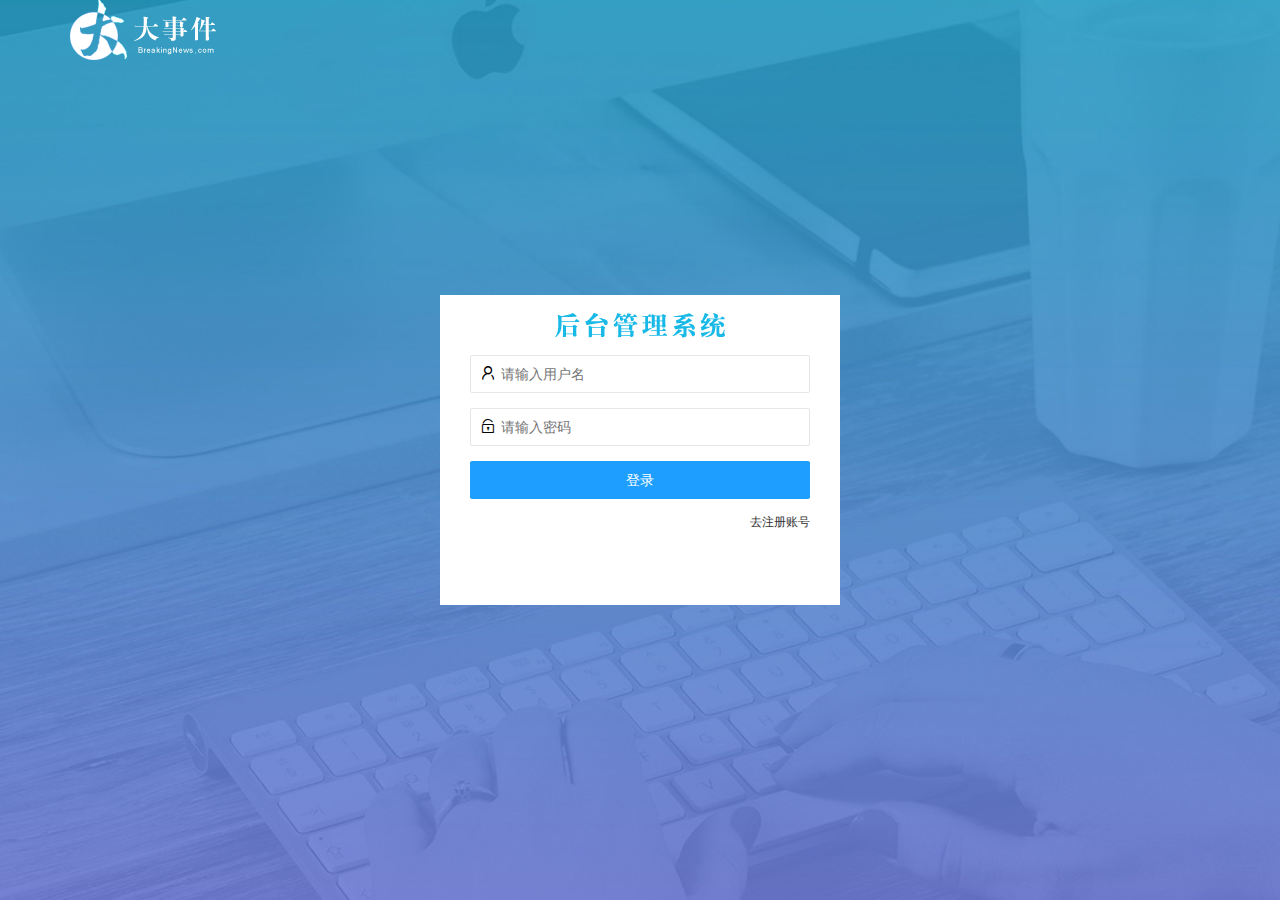
<file: login.html>
<!DOCTYPE html>
<html lang="en">
  <head>
    <meta charset="UTF-8" />
    <meta name="viewport" content="width=device-width, initial-scale=1.0" />
    <title>大事件-登录/注册</title>
    <!-- 导入layUI的样式 -->
    <link rel="stylesheet" href="/assets/lib/layui/css/layui.css" />
    <link rel="stylesheet" href="/assets/css/login.css" />
  </head>
  <body>
    <!-- 头部的logo区域 -->
    <div class="layui-main">
      <img src="/assets/images/logo.png" alt="" />
    </div>
    <!-- 登录注册区域 -->
    <div class="loginAndRegBox">
      <div class="title-box"></div>
      <!-- 登录的div -->
      <div class="login-box">
        <!-- 登录的表单 -->
        <form class="layui-form" id="form_login">
          <!-- 用户名 -->
          <div class="layui-form-item">
            <i class="layui-icon layui-icon-username"></i>
            <input
              type="text"
              name="username"
              required
              lay-verify="required"
              placeholder="请输入用户名"
              autocomplete="off"
              class="layui-input"
            />
          </div>
          <!-- 密码 -->
          <div class="layui-form-item">
            <i class="layui-icon layui-icon-password"></i>
            <input
              type="password"
              name="password"
              required
              lay-verify="required|pass"
              placeholder="请输入密码"
              autocomplete="off"
              class="layui-input"
            />
          </div>
          <!-- 登录按钮 -->
          <div class="layui-form-item">
            <button
              class="layui-btn layui-btn-fluid layui-btn-normal"
              lay-submit
              lay-filter="formDemo"
            >
              登录
            </button>
          </div>
          <div class="layui-form-item links">
            <a href="javascript::" id="link_reg">去注册账号</a>
          </div>
        </form>
      </div>
      <!-- 注册的div -->
      <div class="reg-box">
        <!-- 注册的表单 -->
        <form class="layui-form" id="form_reg">
          <!-- 用户名 -->
          <div class="layui-form-item">
            <i class="layui-icon layui-icon-username"></i>
            <input
              type="text"
              name="username"
              required
              lay-verify="required"
              placeholder="请输入用户名"
              autocomplete="off"
              class="layui-input"
            />
          </div>
          <!-- 密码 -->
          <div class="layui-form-item">
            <i class="layui-icon layui-icon-password"></i>
            <input
              type="password"
              name="password"
              required
              lay-verify="required|pass"
              placeholder="请输入密码"
              autocomplete="off"
              class="layui-input"
            />
          </div>
          <!-- 确认密码 -->
          <div class="layui-form-item">
            <i class="layui-icon layui-icon-password"></i>
            <input
              type="password"
              name="repassword"
              required
              lay-verify="required|pass|repass"
              placeholder="再次确认密码"
              autocomplete="off"
              class="layui-input"
            />
          </div>
          <!-- 注册按钮 -->
          <div class="layui-form-item">
            <button
              class="layui-btn layui-btn-fluid layui-btn-normal"
              lay-submit
              lay-filter="formDemo"
            >
              注册
            </button>
          </div>
          <div class="layui-form-item links">
            <a href="javascript::" id="link_login">去登录</a>
          </div>
        </form>
      </div>
    </div>
    <!-- 导入layui的js文件 -->
    <script src="/assets/lib/layui/layui.all.js"></script>
    <!-- 导入jquery -->
    <script src="/assets/lib/jquery.js"></script>
    <!-- 导入自己的baseAPI -->
    <script src="/assets/js/baseApi.js"></script>
    <!-- 导入自己的jquery -->
    <script src="/assets/js/login.js"></script>
  </body>
</html>
</file>
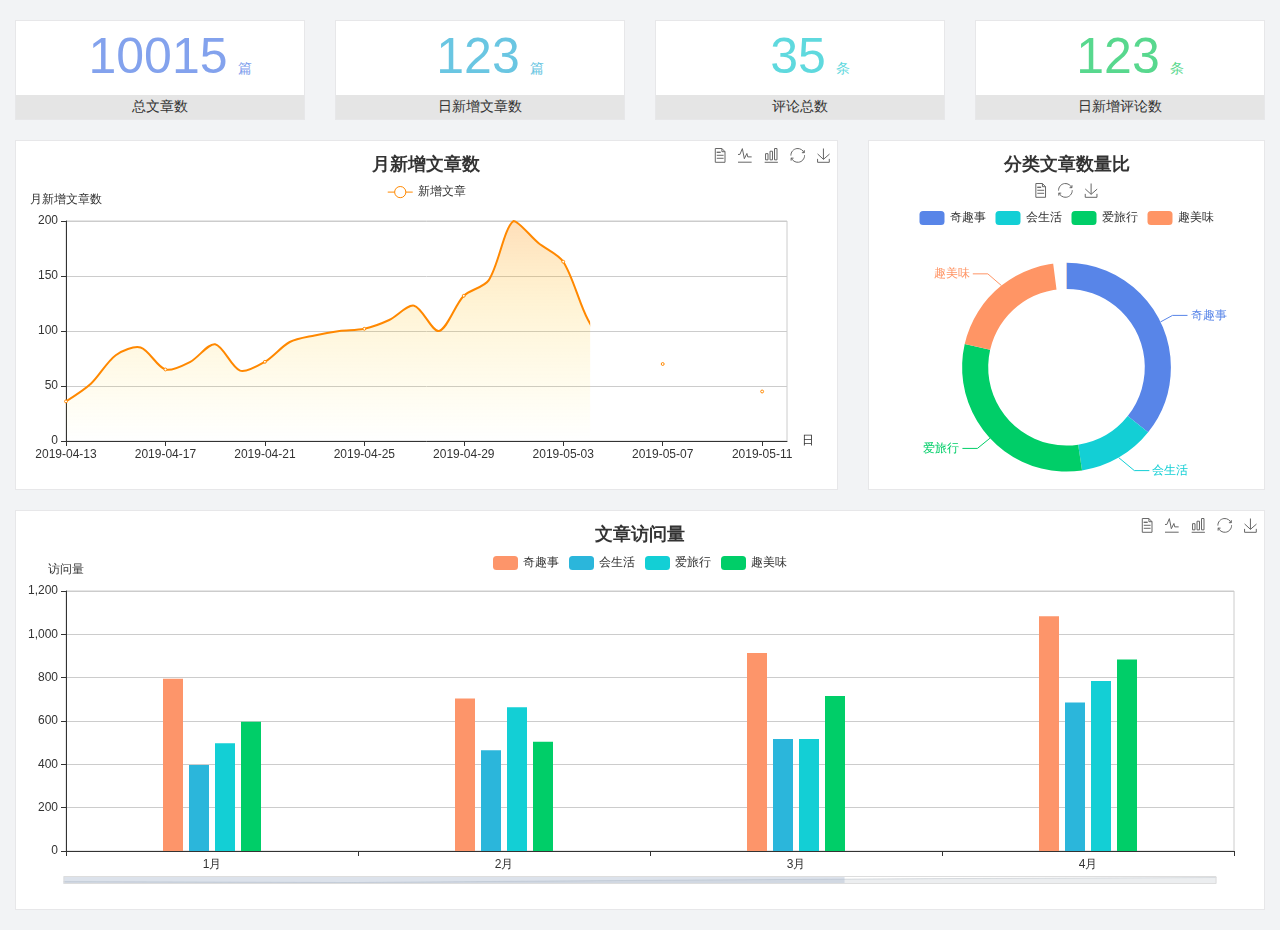
<file: home/dashboard.html>
<!DOCTYPE html>
<html lang="en">

<head>
  <meta charset="UTF-8">
  <meta name="viewport" content="width=device-width, initial-scale=1.0">
  <meta http-equiv="X-UA-Compatible" content="ie=edge">
  <title>图表统计</title>
  <link rel="stylesheet" href="../../assets/lib/bootstrap.css" />
  <link rel="stylesheet" href="../../assets/lib/main.css" />
  <script src="../../assets/lib/jquery.js"></script>
  <script type="text/javascript" src="../../assets/lib/echarts.min.js"></script>
</head>

<body>
  <div class="container-fluid">
    <div class="row spannel_list">
      <div class="col-sm-3 col-xs-6">
        <div class="spannel">
          <em>10015</em><span>篇</span>
          <b>总文章数</b>
        </div>
      </div>
      <div class="col-sm-3 col-xs-6">
        <div class="spannel scolor01">
          <em>123</em><span>篇</span>
          <b>日新增文章数</b>
        </div>
      </div>
      <div class="col-sm-3 col-xs-6">
        <div class="spannel scolor02">
          <em>35</em><span>条</span>
          <b>评论总数</b>
        </div>
      </div>
      <div class="col-sm-3 col-xs-6">
        <div class="spannel scolor03">
          <em>123</em><span>条</span>
          <b>日新增评论数</b>
        </div>
      </div>
    </div>
  </div>

  <div class="container-fluid">
    <div class="row curve-pie">
      <div class="col-lg-8 col-md-8">
        <div class="gragh_pannel" id="curve_show"></div>
      </div>
      <div class="col-lg-4 col-md-4">
        <div class="gragh_pannel" id="pie_show"></div>
      </div>
    </div>
  </div>

  <div class="container-fluid">
    <div class="column_pannel" id="column_show"></div>
  </div>

  <script>
    var oChart = echarts.init(document.getElementById('curve_show'));
    var aList_all = [
      { 'count': 36, 'date': '2019-04-13' },
      { 'count': 52, 'date': '2019-04-14' },
      { 'count': 78, 'date': '2019-04-15' },
      { 'count': 85, 'date': '2019-04-16' },
      { 'count': 65, 'date': '2019-04-17' },
      { 'count': 72, 'date': '2019-04-18' },
      { 'count': 88, 'date': '2019-04-19' },
      { 'count': 64, 'date': '2019-04-20' },
      { 'count': 72, 'date': '2019-04-21' },
      { 'count': 90, 'date': '2019-04-22' },
      { 'count': 96, 'date': '2019-04-23' },
      { 'count': 100, 'date': '2019-04-24' },
      { 'count': 102, 'date': '2019-04-25' },
      { 'count': 110, 'date': '2019-04-26' },
      { 'count': 123, 'date': '2019-04-27' },
      { 'count': 100, 'date': '2019-04-28' },
      { 'count': 132, 'date': '2019-04-29' },
      { 'count': 146, 'date': '2019-04-30' },
      { 'count': 200, 'date': '2019-05-01' },
      { 'count': 180, 'date': '2019-05-02' },
      { 'count': 163, 'date': '2019-05-03' },
      { 'count': 110, 'date': '2019-05-04' },
      { 'count': 80, 'date': '2019-05-05' },
      { 'count': 82, 'date': '2019-05-06' },
      { 'count': 70, 'date': '2019-05-07' },
      { 'count': 65, 'date': '2019-05-08' },
      { 'count': 54, 'date': '2019-05-09' },
      { 'count': 40, 'date': '2019-05-10' },
      { 'count': 45, 'date': '2019-05-11' },
      { 'count': 38, 'date': '2019-05-12' },
    ];

    let aCount = [];
    let aDate = [];

    for (var i = 0; i < aList_all.length; i++) {
      aCount.push(aList_all[i].count);
      aDate.push(aList_all[i].date);
    }

    var chartopt = {
      title: {
        text: '月新增文章数',
        left: 'center',
        top: '10'
      },
      tooltip: {
        trigger: 'axis'
      },
      legend: {
        data: ['新增文章'],
        top: '40'
      },
      toolbox: {
        show: true,
        feature: {
          mark: { show: true },
          dataView: { show: true, readOnly: false },
          magicType: { show: true, type: ['line', 'bar'] },
          restore: { show: true },
          saveAsImage: { show: true }
        }
      },
      calculable: true,
      xAxis: [
        {
          name: '日',
          type: 'category',
          boundaryGap: false,
          data: aDate
        }
      ],
      yAxis: [
        {
          name: '月新增文章数',
          type: 'value'
        }
      ],
      series: [
        {
          name: '新增文章',
          type: 'line',
          smooth: true,
          itemStyle: { normal: { areaStyle: { type: 'default' }, color: '#f80' }, lineStyle: { color: '#f80' } },
          data: aCount
        }],
      areaStyle: {
        normal: {
          color: new echarts.graphic.LinearGradient(0, 0, 0, 1, [{
            offset: 0,
            color: 'rgba(255,136,0,0.39)'
          }, {
            offset: .34,
            color: 'rgba(255,180,0,0.25)'
          }, {
            offset: 1,
            color: 'rgba(255,222,0,0.00)'
          }])

        }
      },
      grid: {
        show: true,
        x: 50,
        x2: 50,
        y: 80,
        height: 220
      }
    };

    oChart.setOption(chartopt);


    var oPie = echarts.init(document.getElementById('pie_show'));
    var oPieopt =
    {
      title: {
        top: 10,
        text: '分类文章数量比',
        x: 'center'
      },
      tooltip: {
        trigger: 'item',
        formatter: "{a} <br/>{b} : {c} ({d}%)"
      },
      color: ['#5885e8', '#13cfd5', '#00ce68', '#ff9565'],
      legend: {
        x: 'center',
        top: 65,
        data: ['奇趣事', '会生活', '爱旅行', '趣美味']
      },
      toolbox: {
        show: true,
        x: 'center',
        top: 35,
        feature: {
          mark: { show: true },
          dataView: { show: true, readOnly: false },
          magicType: {
            show: true,
            type: ['pie', 'funnel'],
            option: {
              funnel: {
                x: '25%',
                width: '50%',
                funnelAlign: 'left',
                max: 1548
              }
            }
          },
          restore: { show: true },
          saveAsImage: { show: true }
        }
      },
      calculable: true,
      series: [
        {
          name: '访问来源',
          type: 'pie',
          radius: ['45%', '60%'],
          center: ['50%', '65%'],
          data: [
            { value: 300, name: '奇趣事' },
            { value: 100, name: '会生活' },
            { value: 260, name: '爱旅行' },
            { value: 180, name: '趣美味' }
          ]
        }
      ]
    };
    oPie.setOption(oPieopt);



    var oColumn = this.echarts.init(document.getElementById('column_show'));
    var oColumnopt =
    {
      title: {
        text: '文章访问量',
        left: 'center',
        top: '10'
      },
      tooltip: {
        trigger: 'axis'
      },
      legend: {
        data: ['奇趣事', '会生活', '爱旅行', '趣美味'],
        top: '40'
      },
      toolbox: {
        show: true,
        feature: {
          mark: { show: true },
          dataView: { show: true, readOnly: false },
          magicType: { show: true, type: ['line', 'bar'] },
          restore: { show: true },
          saveAsImage: { show: true }
        }
      },
      calculable: true,
      xAxis: [
        {
          type: 'category',
          data: ['1月', '2月', '3月', '4月', '5月']
        }
      ],
      yAxis: [
        {
          name: '访问量',
          type: 'value'
        }
      ],
      series: [
        {
          name: '奇趣事',
          type: 'bar',
          barWidth: 20,
          itemStyle: {
            normal: { areaStyle: { type: 'default' }, color: '#fd956a' }
          },
          data: [800, 708, 920, 1090, 1200]
        },
        {
          name: '会生活',
          type: 'bar',
          barWidth: 20,
          itemStyle: {
            normal: { areaStyle: { type: 'default' }, color: '#2bb6db' }
          },
          data: [400, 468, 520, 690, 800]
        },
        {
          name: '爱旅行',
          type: 'bar',
          barWidth: 20,
          itemStyle: {
            normal: { areaStyle: { type: 'default' }, color: '#13cfd5' }
          },
          data: [500, 668, 520, 790, 900]
        },
        {
          name: '趣美味',
          type: 'bar',
          barWidth: 20,
          itemStyle: {
            normal: { areaStyle: { type: 'default' }, color: '#00ce68' }
          },
          data: [600, 508, 720, 890, 1000]
        }
      ],
      grid: {
        show: true,
        x: 50,
        x2: 30,
        y: 80,
        height: 260
      },
      dataZoom: [//给x轴设置滚动条
        {
          start: 0,//默认为0
          end: 100 - 1000 / 31,//默认为100
          type: 'slider',
          show: true,
          xAxisIndex: [0],
          handleSize: 0,//滑动条的 左右2个滑动条的大小
          height: 8,//组件高度
          left: 45, //左边的距离
          right: 50,//右边的距离
          bottom: 26,//右边的距离
          handleColor: '#ddd',//h滑动图标的颜色
          handleStyle: {
            borderColor: "#cacaca",
            borderWidth: "1",
            shadowBlur: 2,
            background: "#ddd",
            shadowColor: "#ddd",
          }
        }]
    };
    oColumn.setOption(oColumnopt);
  </script>
</body>

</html>
</file>
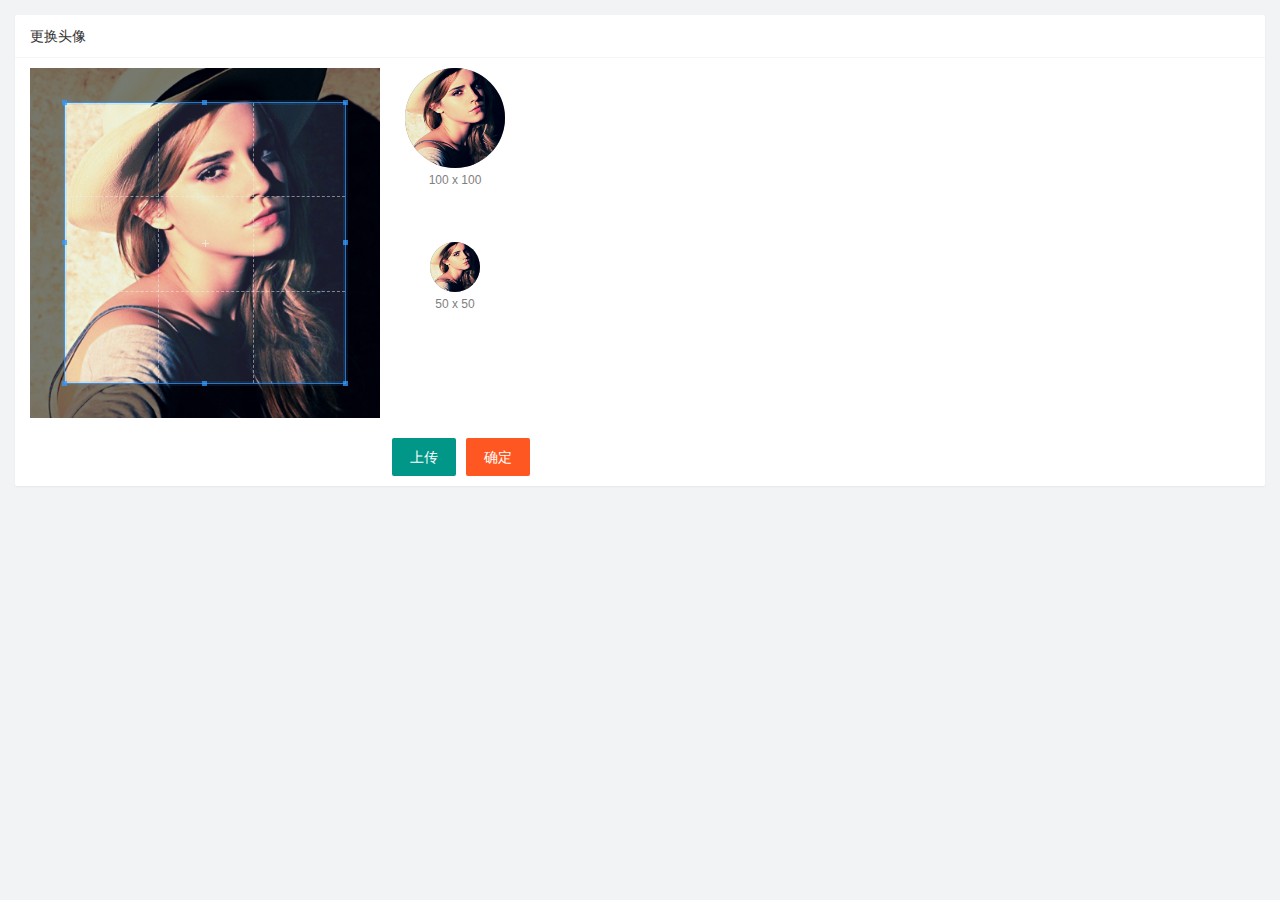
<file: user/user_avatar.html>
<!DOCTYPE html>
<html lang="en">
  <head>
    <meta charset="UTF-8" />
    <meta name="viewport" content="width=device-width, initial-scale=1.0" />
    <title>Document</title>
    <link rel="stylesheet" href="/assets/lib/layui/css/layui.css" />
    <link rel="stylesheet" href="/assets/lib/cropper/cropper.css" />
    <link rel="stylesheet" href="/assets/css/user/user_avatar.css" />
  </head>
  <body>
    <!-- 卡片区域 -->
    <div class="layui-card">
      <div class="layui-card-header">更换头像</div>
      <div class="layui-card-body">
        <!-- 第一行的图片裁剪和预览区域 -->
        <div class="row1">
          <!-- 图片裁剪区域 -->
          <div class="cropper-box">
            <!-- 这个 img 标签很重要，将来会把它初始化为裁剪区域 -->
            <img id="image" src="/assets/images/sample.jpg" />
          </div>
          <!-- 图片的预览区域 -->
          <div class="preview-box">
            <div>
              <!-- 宽高为 100px 的预览区域 -->
              <div class="img-preview w100"></div>
              <p class="size">100 x 100</p>
            </div>
            <div>
              <!-- 宽高为 50px 的预览区域 -->
              <div class="img-preview w50"></div>
              <p class="size">50 x 50</p>
            </div>
          </div>
        </div>

        <!-- 第二行的按钮区域 -->
        <div class="row2">
          <!-- 通过accept属性  可以指定，允许用户选择什么类型的文件 -->
          <input type="file" id="file" accept="image/png,image/jpeg" />
          <button type="button" class="layui-btn" id="btnChooseImage">
            上传
          </button>
          <button
            type="button"
            class="layui-btn layui-btn-danger"
            id="btnUpload"
          >
            确定
          </button>
        </div>
      </div>
    </div>
    <script src="/assets/lib/layui/layui.all.js"></script>
    <script src="/assets/lib/jquery.js"></script>
    <script src="/assets/lib/cropper/Cropper.js"></script>
    <script src="/assets/lib/cropper/jquery-cropper.js"></script>
    <script src="/assets/js/baseApi.js"></script>
    <script src="/assets/js/user/user_avatar.js"></script>
  </body>
</html>
</file>
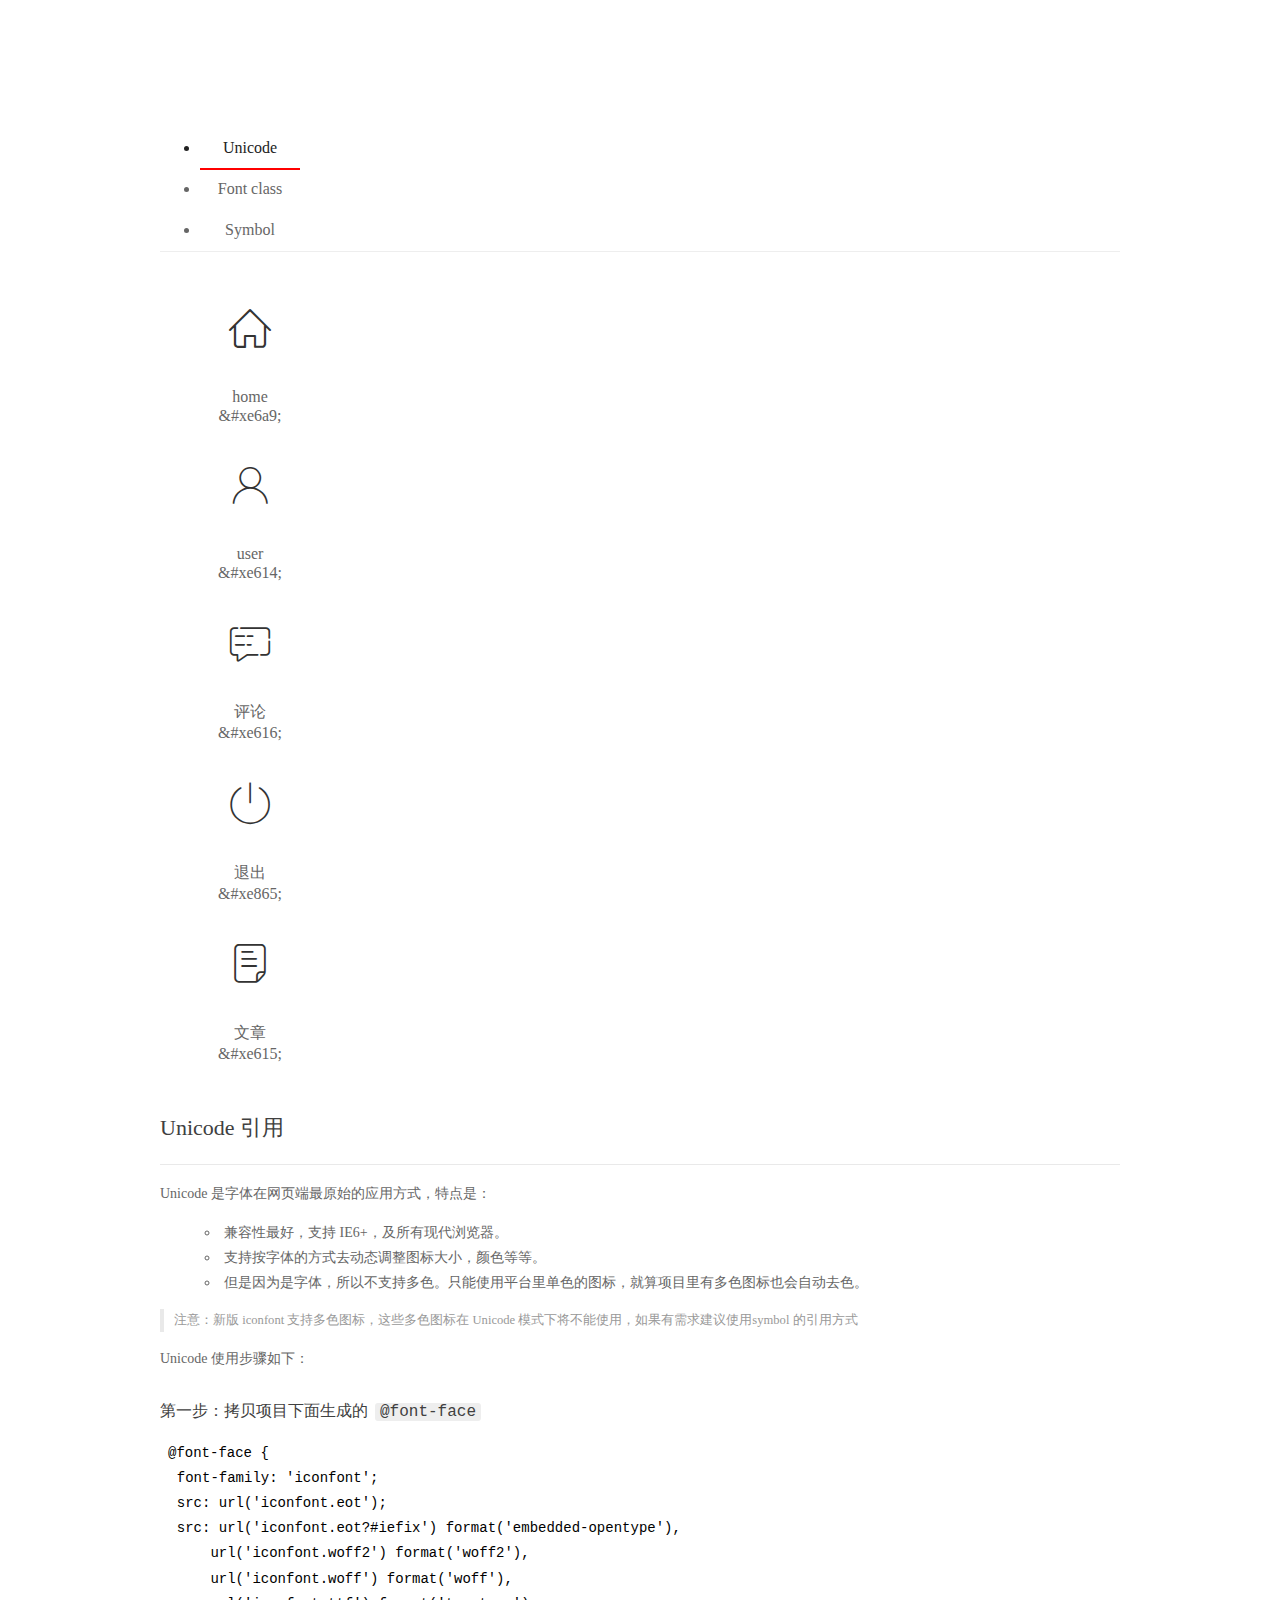
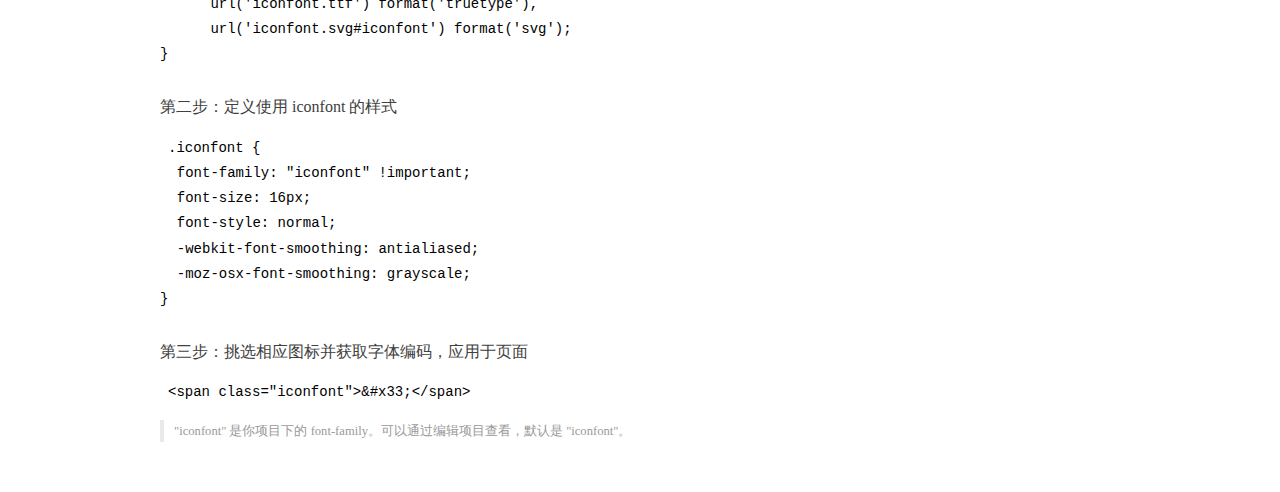
<file: assets/fonts/demo_index.html>
<!DOCTYPE html>
<html>
<head>
  <meta charset="utf-8"/>
  <title>IconFont Demo</title>
  <link rel="shortcut icon" href="https://gtms04.alicdn.com/tps/i4/TB1_oz6GVXXXXaFXpXXJDFnIXXX-64-64.ico" type="image/x-icon"/>
  <link rel="stylesheet" href="https://g.alicdn.com/thx/cube/1.3.2/cube.min.css">
  <link rel="stylesheet" href="demo.css">
  <link rel="stylesheet" href="iconfont.css">
  <script src="iconfont.js"></script>
  <!-- jQuery -->
  <script src="https://a1.alicdn.com/oss/uploads/2018/12/26/7bfddb60-08e8-11e9-9b04-53e73bb6408b.js"></script>
  <!-- 代码高亮 -->
  <script src="https://a1.alicdn.com/oss/uploads/2018/12/26/a3f714d0-08e6-11e9-8a15-ebf944d7534c.js"></script>
</head>
<body>
  <div class="main">
    <h1 class="logo"><a href="https://www.iconfont.cn/" title="iconfont 首页" target="_blank">&#xe86b;</a></h1>
    <div class="nav-tabs">
      <ul id="tabs" class="dib-box">
        <li class="dib active"><span>Unicode</span></li>
        <li class="dib"><span>Font class</span></li>
        <li class="dib"><span>Symbol</span></li>
      </ul>
      
    </div>
    <div class="tab-container">
      <div class="content unicode" style="display: block;">
          <ul class="icon_lists dib-box">
          
            <li class="dib">
              <span class="icon iconfont">&#xe6a9;</span>
                <div class="name">home</div>
                <div class="code-name">&amp;#xe6a9;</div>
              </li>
          
            <li class="dib">
              <span class="icon iconfont">&#xe614;</span>
                <div class="name">user</div>
                <div class="code-name">&amp;#xe614;</div>
              </li>
          
            <li class="dib">
              <span class="icon iconfont">&#xe616;</span>
                <div class="name">评论</div>
                <div class="code-name">&amp;#xe616;</div>
              </li>
          
            <li class="dib">
              <span class="icon iconfont">&#xe865;</span>
                <div class="name">退出</div>
                <div class="code-name">&amp;#xe865;</div>
              </li>
          
            <li class="dib">
              <span class="icon iconfont">&#xe615;</span>
                <div class="name">文章</div>
                <div class="code-name">&amp;#xe615;</div>
              </li>
          
          </ul>
          <div class="article markdown">
          <h2 id="unicode-">Unicode 引用</h2>
          <hr>

          <p>Unicode 是字体在网页端最原始的应用方式，特点是：</p>
          <ul>
            <li>兼容性最好，支持 IE6+，及所有现代浏览器。</li>
            <li>支持按字体的方式去动态调整图标大小，颜色等等。</li>
            <li>但是因为是字体，所以不支持多色。只能使用平台里单色的图标，就算项目里有多色图标也会自动去色。</li>
          </ul>
          <blockquote>
            <p>注意：新版 iconfont 支持多色图标，这些多色图标在 Unicode 模式下将不能使用，如果有需求建议使用symbol 的引用方式</p>
          </blockquote>
          <p>Unicode 使用步骤如下：</p>
          <h3 id="-font-face">第一步：拷贝项目下面生成的 <code>@font-face</code></h3>
<pre><code class="language-css"
>@font-face {
  font-family: 'iconfont';
  src: url('iconfont.eot');
  src: url('iconfont.eot?#iefix') format('embedded-opentype'),
      url('iconfont.woff2') format('woff2'),
      url('iconfont.woff') format('woff'),
      url('iconfont.ttf') format('truetype'),
      url('iconfont.svg#iconfont') format('svg');
}
</code></pre>
          <h3 id="-iconfont-">第二步：定义使用 iconfont 的样式</h3>
<pre><code class="language-css"
>.iconfont {
  font-family: "iconfont" !important;
  font-size: 16px;
  font-style: normal;
  -webkit-font-smoothing: antialiased;
  -moz-osx-font-smoothing: grayscale;
}
</code></pre>
          <h3 id="-">第三步：挑选相应图标并获取字体编码，应用于页面</h3>
<pre>
<code class="language-html"
>&lt;span class="iconfont"&gt;&amp;#x33;&lt;/span&gt;
</code></pre>
          <blockquote>
            <p>"iconfont" 是你项目下的 font-family。可以通过编辑项目查看，默认是 "iconfont"。</p>
          </blockquote>
          </div>
      </div>
      <div class="content font-class">
        <ul class="icon_lists dib-box">
          
          <li class="dib">
            <span class="icon iconfont icon-home"></span>
            <div class="name">
              home
            </div>
            <div class="code-name">.icon-home
            </div>
          </li>
          
          <li class="dib">
            <span class="icon iconfont icon-user"></span>
            <div class="name">
              user
            </div>
            <div class="code-name">.icon-user
            </div>
          </li>
          
          <li class="dib">
            <span class="icon iconfont icon-pinglun"></span>
            <div class="name">
              评论
            </div>
            <div class="code-name">.icon-pinglun
            </div>
          </li>
          
          <li class="dib">
            <span class="icon iconfont icon-tuichu"></span>
            <div class="name">
              退出
            </div>
            <div class="code-name">.icon-tuichu
            </div>
          </li>
          
          <li class="dib">
            <span class="icon iconfont icon-16"></span>
            <div class="name">
              文章
            </div>
            <div class="code-name">.icon-16
            </div>
          </li>
          
        </ul>
        <div class="article markdown">
        <h2 id="font-class-">font-class 引用</h2>
        <hr>

        <p>font-class 是 Unicode 使用方式的一种变种，主要是解决 Unicode 书写不直观，语意不明确的问题。</p>
        <p>与 Unicode 使用方式相比，具有如下特点：</p>
        <ul>
          <li>兼容性良好，支持 IE8+，及所有现代浏览器。</li>
          <li>相比于 Unicode 语意明确，书写更直观。可以很容易分辨这个 icon 是什么。</li>
          <li>因为使用 class 来定义图标，所以当要替换图标时，只需要修改 class 里面的 Unicode 引用。</li>
          <li>不过因为本质上还是使用的字体，所以多色图标还是不支持的。</li>
        </ul>
        <p>使用步骤如下：</p>
        <h3 id="-fontclass-">第一步：引入项目下面生成的 fontclass 代码：</h3>
<pre><code class="language-html">&lt;link rel="stylesheet" href="./iconfont.css"&gt;
</code></pre>
        <h3 id="-">第二步：挑选相应图标并获取类名，应用于页面：</h3>
<pre><code class="language-html">&lt;span class="iconfont icon-xxx"&gt;&lt;/span&gt;
</code></pre>
        <blockquote>
          <p>"
            iconfont" 是你项目下的 font-family。可以通过编辑项目查看，默认是 "iconfont"。</p>
        </blockquote>
      </div>
      </div>
      <div class="content symbol">
          <ul class="icon_lists dib-box">
          
            <li class="dib">
                <svg class="icon svg-icon" aria-hidden="true">
                  <use xlink:href="#icon-home"></use>
                </svg>
                <div class="name">home</div>
                <div class="code-name">#icon-home</div>
            </li>
          
            <li class="dib">
                <svg class="icon svg-icon" aria-hidden="true">
                  <use xlink:href="#icon-user"></use>
                </svg>
                <div class="name">user</div>
                <div class="code-name">#icon-user</div>
            </li>
          
            <li class="dib">
                <svg class="icon svg-icon" aria-hidden="true">
                  <use xlink:href="#icon-pinglun"></use>
                </svg>
                <div class="name">评论</div>
                <div class="code-name">#icon-pinglun</div>
            </li>
          
            <li class="dib">
                <svg class="icon svg-icon" aria-hidden="true">
                  <use xlink:href="#icon-tuichu"></use>
                </svg>
                <div class="name">退出</div>
                <div class="code-name">#icon-tuichu</div>
            </li>
          
            <li class="dib">
                <svg class="icon svg-icon" aria-hidden="true">
                  <use xlink:href="#icon-16"></use>
                </svg>
                <div class="name">文章</div>
                <div class="code-name">#icon-16</div>
            </li>
          
          </ul>
          <div class="article markdown">
          <h2 id="symbol-">Symbol 引用</h2>
          <hr>

          <p>这是一种全新的使用方式，应该说这才是未来的主流，也是平台目前推荐的用法。相关介绍可以参考这篇<a href="">文章</a>
            这种用法其实是做了一个 SVG 的集合，与另外两种相比具有如下特点：</p>
          <ul>
            <li>支持多色图标了，不再受单色限制。</li>
            <li>通过一些技巧，支持像字体那样，通过 <code>font-size</code>, <code>color</code> 来调整样式。</li>
            <li>兼容性较差，支持 IE9+，及现代浏览器。</li>
            <li>浏览器渲染 SVG 的性能一般，还不如 png。</li>
          </ul>
          <p>使用步骤如下：</p>
          <h3 id="-symbol-">第一步：引入项目下面生成的 symbol 代码：</h3>
<pre><code class="language-html">&lt;script src="./iconfont.js"&gt;&lt;/script&gt;
</code></pre>
          <h3 id="-css-">第二步：加入通用 CSS 代码（引入一次就行）：</h3>
<pre><code class="language-html">&lt;style&gt;
.icon {
  width: 1em;
  height: 1em;
  vertical-align: -0.15em;
  fill: currentColor;
  overflow: hidden;
}
&lt;/style&gt;
</code></pre>
          <h3 id="-">第三步：挑选相应图标并获取类名，应用于页面：</h3>
<pre><code class="language-html">&lt;svg class="icon" aria-hidden="true"&gt;
  &lt;use xlink:href="#icon-xxx"&gt;&lt;/use&gt;
&lt;/svg&gt;
</code></pre>
          </div>
      </div>

    </div>
  </div>
  <script>
  $(document).ready(function () {
      $('.tab-container .content:first').show()

      $('#tabs li').click(function (e) {
        var tabContent = $('.tab-container .content')
        var index = $(this).index()

        if ($(this).hasClass('active')) {
          return
        } else {
          $('#tabs li').removeClass('active')
          $(this).addClass('active')

          tabContent.hide().eq(index).fadeIn()
        }
      })
    })
  </script>
</body>
</html>
</file>
<file: assets/lib/layui/css/layui.css>
/** layui-v2.5.5 MIT License By https://www.layui.com */
 .layui-inline,img{display:inline-block;vertical-align:middle}h1,h2,h3,h4,h5,h6{font-weight:400}.layui-edge,.layui-header,.layui-inline,.layui-main{position:relative}.layui-body,.layui-edge,.layui-elip{overflow:hidden}.layui-btn,.layui-edge,.layui-inline,img{vertical-align:middle}.layui-btn,.layui-disabled,.layui-icon,.layui-unselect{-moz-user-select:none;-webkit-user-select:none;-ms-user-select:none}.layui-elip,.layui-form-checkbox span,.layui-form-pane .layui-form-label{text-overflow:ellipsis;white-space:nowrap}.layui-breadcrumb,.layui-tree-btnGroup{visibility:hidden}blockquote,body,button,dd,div,dl,dt,form,h1,h2,h3,h4,h5,h6,input,li,ol,p,pre,td,textarea,th,ul{margin:0;padding:0;-webkit-tap-highlight-color:rgba(0,0,0,0)}a:active,a:hover{outline:0}img{border:none}li{list-style:none}table{border-collapse:collapse;border-spacing:0}h4,h5,h6{font-size:100%}button,input,optgroup,option,select,textarea{font-family:inherit;font-size:inherit;font-style:inherit;font-weight:inherit;outline:0}pre{white-space:pre-wrap;white-space:-moz-pre-wrap;white-space:-pre-wrap;white-space:-o-pre-wrap;word-wrap:break-word}body{line-height:24px;font:14px Helvetica Neue,Helvetica,PingFang SC,Tahoma,Arial,sans-serif}hr{height:1px;margin:10px 0;border:0;clear:both}a{color:#333;text-decoration:none}a:hover{color:#777}a cite{font-style:normal;*cursor:pointer}.layui-border-box,.layui-border-box *{box-sizing:border-box}.layui-box,.layui-box *{box-sizing:content-box}.layui-clear{clear:both;*zoom:1}.layui-clear:after{content:'\20';clear:both;*zoom:1;display:block;height:0}.layui-inline{*display:inline;*zoom:1}.layui-edge{display:inline-block;width:0;height:0;border-width:6px;border-style:dashed;border-color:transparent}.layui-edge-top{top:-4px;border-bottom-color:#999;border-bottom-style:solid}.layui-edge-right{border-left-color:#999;border-left-style:solid}.layui-edge-bottom{top:2px;border-top-color:#999;border-top-style:solid}.layui-edge-left{border-right-color:#999;border-right-style:solid}.layui-disabled,.layui-disabled:hover{color:#d2d2d2!important;cursor:not-allowed!important}.layui-circle{border-radius:100%}.layui-show{display:block!important}.layui-hide{display:none!important}@font-face{font-family:layui-icon;src:url(../font/iconfont.eot?v=250);src:url(../font/iconfont.eot?v=250#iefix) format('embedded-opentype'),url(../font/iconfont.woff2?v=250) format('woff2'),url(../font/iconfont.woff?v=250) format('woff'),url(../font/iconfont.ttf?v=250) format('truetype'),url(../font/iconfont.svg?v=250#layui-icon) format('svg')}.layui-icon{font-family:layui-icon!important;font-size:16px;font-style:normal;-webkit-font-smoothing:antialiased;-moz-osx-font-smoothing:grayscale}.layui-icon-reply-fill:before{content:"\e611"}.layui-icon-set-fill:before{content:"\e614"}.layui-icon-menu-fill:before{content:"\e60f"}.layui-icon-search:before{content:"\e615"}.layui-icon-share:before{content:"\e641"}.layui-icon-set-sm:before{content:"\e620"}.layui-icon-engine:before{content:"\e628"}.layui-icon-close:before{content:"\1006"}.layui-icon-close-fill:before{content:"\1007"}.layui-icon-chart-screen:before{content:"\e629"}.layui-icon-star:before{content:"\e600"}.layui-icon-circle-dot:before{content:"\e617"}.layui-icon-chat:before{content:"\e606"}.layui-icon-release:before{content:"\e609"}.layui-icon-list:before{content:"\e60a"}.layui-icon-chart:before{content:"\e62c"}.layui-icon-ok-circle:before{content:"\1005"}.layui-icon-layim-theme:before{content:"\e61b"}.layui-icon-table:before{content:"\e62d"}.layui-icon-right:before{content:"\e602"}.layui-icon-left:before{content:"\e603"}.layui-icon-cart-simple:before{content:"\e698"}.layui-icon-face-cry:before{content:"\e69c"}.layui-icon-face-smile:before{content:"\e6af"}.layui-icon-survey:before{content:"\e6b2"}.layui-icon-tree:before{content:"\e62e"}.layui-icon-upload-circle:before{content:"\e62f"}.layui-icon-add-circle:before{content:"\e61f"}.layui-icon-download-circle:before{content:"\e601"}.layui-icon-templeate-1:before{content:"\e630"}.layui-icon-util:before{content:"\e631"}.layui-icon-face-surprised:before{content:"\e664"}.layui-icon-edit:before{content:"\e642"}.layui-icon-speaker:before{content:"\e645"}.layui-icon-down:before{content:"\e61a"}.layui-icon-file:before{content:"\e621"}.layui-icon-layouts:before{content:"\e632"}.layui-icon-rate-half:before{content:"\e6c9"}.layui-icon-add-circle-fine:before{content:"\e608"}.layui-icon-prev-circle:before{content:"\e633"}.layui-icon-read:before{content:"\e705"}.layui-icon-404:before{content:"\e61c"}.layui-icon-carousel:before{content:"\e634"}.layui-icon-help:before{content:"\e607"}.layui-icon-code-circle:before{content:"\e635"}.layui-icon-water:before{content:"\e636"}.layui-icon-username:before{content:"\e66f"}.layui-icon-find-fill:before{content:"\e670"}.layui-icon-about:before{content:"\e60b"}.layui-icon-location:before{content:"\e715"}.layui-icon-up:before{content:"\e619"}.layui-icon-pause:before{content:"\e651"}.layui-icon-date:before{content:"\e637"}.layui-icon-layim-uploadfile:before{content:"\e61d"}.layui-icon-delete:before{content:"\e640"}.layui-icon-play:before{content:"\e652"}.layui-icon-top:before{content:"\e604"}.layui-icon-friends:before{content:"\e612"}.layui-icon-refresh-3:before{content:"\e9aa"}.layui-icon-ok:before{content:"\e605"}.layui-icon-layer:before{content:"\e638"}.layui-icon-face-smile-fine:before{content:"\e60c"}.layui-icon-dollar:before{content:"\e659"}.layui-icon-group:before{content:"\e613"}.layui-icon-layim-download:before{content:"\e61e"}.layui-icon-picture-fine:before{content:"\e60d"}.layui-icon-link:before{content:"\e64c"}.layui-icon-diamond:before{content:"\e735"}.layui-icon-log:before{content:"\e60e"}.layui-icon-rate-solid:before{content:"\e67a"}.layui-icon-fonts-del:before{content:"\e64f"}.layui-icon-unlink:before{content:"\e64d"}.layui-icon-fonts-clear:before{content:"\e639"}.layui-icon-triangle-r:before{content:"\e623"}.layui-icon-circle:before{content:"\e63f"}.layui-icon-radio:before{content:"\e643"}.layui-icon-align-center:before{content:"\e647"}.layui-icon-align-right:before{content:"\e648"}.layui-icon-align-left:before{content:"\e649"}.layui-icon-loading-1:before{content:"\e63e"}.layui-icon-return:before{content:"\e65c"}.layui-icon-fonts-strong:before{content:"\e62b"}.layui-icon-upload:before{content:"\e67c"}.layui-icon-dialogue:before{content:"\e63a"}.layui-icon-video:before{content:"\e6ed"}.layui-icon-headset:before{content:"\e6fc"}.layui-icon-cellphone-fine:before{content:"\e63b"}.layui-icon-add-1:before{content:"\e654"}.layui-icon-face-smile-b:before{content:"\e650"}.layui-icon-fonts-html:before{content:"\e64b"}.layui-icon-form:before{content:"\e63c"}.layui-icon-cart:before{content:"\e657"}.layui-icon-camera-fill:before{content:"\e65d"}.layui-icon-tabs:before{content:"\e62a"}.layui-icon-fonts-code:before{content:"\e64e"}.layui-icon-fire:before{content:"\e756"}.layui-icon-set:before{content:"\e716"}.layui-icon-fonts-u:before{content:"\e646"}.layui-icon-triangle-d:before{content:"\e625"}.layui-icon-tips:before{content:"\e702"}.layui-icon-picture:before{content:"\e64a"}.layui-icon-more-vertical:before{content:"\e671"}.layui-icon-flag:before{content:"\e66c"}.layui-icon-loading:before{content:"\e63d"}.layui-icon-fonts-i:before{content:"\e644"}.layui-icon-refresh-1:before{content:"\e666"}.layui-icon-rmb:before{content:"\e65e"}.layui-icon-home:before{content:"\e68e"}.layui-icon-user:before{content:"\e770"}.layui-icon-notice:before{content:"\e667"}.layui-icon-login-weibo:before{content:"\e675"}.layui-icon-voice:before{content:"\e688"}.layui-icon-upload-drag:before{content:"\e681"}.layui-icon-login-qq:before{content:"\e676"}.layui-icon-snowflake:before{content:"\e6b1"}.layui-icon-file-b:before{content:"\e655"}.layui-icon-template:before{content:"\e663"}.layui-icon-auz:before{content:"\e672"}.layui-icon-console:before{content:"\e665"}.layui-icon-app:before{content:"\e653"}.layui-icon-prev:before{content:"\e65a"}.layui-icon-website:before{content:"\e7ae"}.layui-icon-next:before{content:"\e65b"}.layui-icon-component:before{content:"\e857"}.layui-icon-more:before{content:"\e65f"}.layui-icon-login-wechat:before{content:"\e677"}.layui-icon-shrink-right:before{content:"\e668"}.layui-icon-spread-left:before{content:"\e66b"}.layui-icon-camera:before{content:"\e660"}.layui-icon-note:before{content:"\e66e"}.layui-icon-refresh:before{content:"\e669"}.layui-icon-female:before{content:"\e661"}.layui-icon-male:before{content:"\e662"}.layui-icon-password:before{content:"\e673"}.layui-icon-senior:before{content:"\e674"}.layui-icon-theme:before{content:"\e66a"}.layui-icon-tread:before{content:"\e6c5"}.layui-icon-praise:before{content:"\e6c6"}.layui-icon-star-fill:before{content:"\e658"}.layui-icon-rate:before{content:"\e67b"}.layui-icon-template-1:before{content:"\e656"}.layui-icon-vercode:before{content:"\e679"}.layui-icon-cellphone:before{content:"\e678"}.layui-icon-screen-full:before{content:"\e622"}.layui-icon-screen-restore:before{content:"\e758"}.layui-icon-cols:before{content:"\e610"}.layui-icon-export:before{content:"\e67d"}.layui-icon-print:before{content:"\e66d"}.layui-icon-slider:before{content:"\e714"}.layui-icon-addition:before{content:"\e624"}.layui-icon-subtraction:before{content:"\e67e"}.layui-icon-service:before{content:"\e626"}.layui-icon-transfer:before{content:"\e691"}.layui-main{width:1140px;margin:0 auto}.layui-header{z-index:1000;height:60px}.layui-header a:hover{transition:all .5s;-webkit-transition:all .5s}.layui-side{position:fixed;left:0;top:0;bottom:0;z-index:999;width:200px;overflow-x:hidden}.layui-side-scroll{position:relative;width:220px;height:100%;overflow-x:hidden}.layui-body{position:absolute;left:200px;right:0;top:0;bottom:0;z-index:998;width:auto;overflow-y:auto;box-sizing:border-box}.layui-layout-body{overflow:hidden}.layui-layout-admin .layui-header{background-color:#23262E}.layui-layout-admin .layui-side{top:60px;width:200px;overflow-x:hidden}.layui-layout-admin .layui-body{position:fixed;top:60px;bottom:44px}.layui-layout-admin .layui-main{width:auto;margin:0 15px}.layui-layout-admin .layui-footer{position:fixed;left:200px;right:0;bottom:0;height:44px;line-height:44px;padding:0 15px;background-color:#eee}.layui-layout-admin .layui-logo{position:absolute;left:0;top:0;width:200px;height:100%;line-height:60px;text-align:center;color:#009688;font-size:16px}.layui-layout-admin .layui-header .layui-nav{background:0 0}.layui-layout-left{position:absolute!important;left:200px;top:0}.layui-layout-right{position:absolute!important;right:0;top:0}.layui-container{position:relative;margin:0 auto;padding:0 15px;box-sizing:border-box}.layui-fluid{position:relative;margin:0 auto;padding:0 15px}.layui-row:after,.layui-row:before{content:'';display:block;clear:both}.layui-col-lg1,.layui-col-lg10,.layui-col-lg11,.layui-col-lg12,.layui-col-lg2,.layui-col-lg3,.layui-col-lg4,.layui-col-lg5,.layui-col-lg6,.layui-col-lg7,.layui-col-lg8,.layui-col-lg9,.layui-col-md1,.layui-col-md10,.layui-col-md11,.layui-col-md12,.layui-col-md2,.layui-col-md3,.layui-col-md4,.layui-col-md5,.layui-col-md6,.layui-col-md7,.layui-col-md8,.layui-col-md9,.layui-col-sm1,.layui-col-sm10,.layui-col-sm11,.layui-col-sm12,.layui-col-sm2,.layui-col-sm3,.layui-col-sm4,.layui-col-sm5,.layui-col-sm6,.layui-col-sm7,.layui-col-sm8,.layui-col-sm9,.layui-col-xs1,.layui-col-xs10,.layui-col-xs11,.layui-col-xs12,.layui-col-xs2,.layui-col-xs3,.layui-col-xs4,.layui-col-xs5,.layui-col-xs6,.layui-col-xs7,.layui-col-xs8,.layui-col-xs9{position:relative;display:block;box-sizing:border-box}.layui-col-xs1,.layui-col-xs10,.layui-col-xs11,.layui-col-xs12,.layui-col-xs2,.layui-col-xs3,.layui-col-xs4,.layui-col-xs5,.layui-col-xs6,.layui-col-xs7,.layui-col-xs8,.layui-col-xs9{float:left}.layui-col-xs1{width:8.33333333%}.layui-col-xs2{width:16.66666667%}.layui-col-xs3{width:25%}.layui-col-xs4{width:33.33333333%}.layui-col-xs5{width:41.66666667%}.layui-col-xs6{width:50%}.layui-col-xs7{width:58.33333333%}.layui-col-xs8{width:66.66666667%}.layui-col-xs9{width:75%}.layui-col-xs10{width:83.33333333%}.layui-col-xs11{width:91.66666667%}.layui-col-xs12{width:100%}.layui-col-xs-offset1{margin-left:8.33333333%}.layui-col-xs-offset2{margin-left:16.66666667%}.layui-col-xs-offset3{margin-left:25%}.layui-col-xs-offset4{margin-left:33.33333333%}.layui-col-xs-offset5{margin-left:41.66666667%}.layui-col-xs-offset6{margin-left:50%}.layui-col-xs-offset7{margin-left:58.33333333%}.layui-col-xs-offset8{margin-left:66.66666667%}.layui-col-xs-offset9{margin-left:75%}.layui-col-xs-offset10{margin-left:83.33333333%}.layui-col-xs-offset11{margin-left:91.66666667%}.layui-col-xs-offset12{margin-left:100%}@media screen and (max-width:768px){.layui-hide-xs{display:none!important}.layui-show-xs-block{display:block!important}.layui-show-xs-inline{display:inline!important}.layui-show-xs-inline-block{display:inline-block!important}}@media screen and (min-width:768px){.layui-container{width:750px}.layui-hide-sm{display:none!important}.layui-show-sm-block{display:block!important}.layui-show-sm-inline{display:inline!important}.layui-show-sm-inline-block{display:inline-block!important}.layui-col-sm1,.layui-col-sm10,.layui-col-sm11,.layui-col-sm12,.layui-col-sm2,.layui-col-sm3,.layui-col-sm4,.layui-col-sm5,.layui-col-sm6,.layui-col-sm7,.layui-col-sm8,.layui-col-sm9{float:left}.layui-col-sm1{width:8.33333333%}.layui-col-sm2{width:16.66666667%}.layui-col-sm3{width:25%}.layui-col-sm4{width:33.33333333%}.layui-col-sm5{width:41.66666667%}.layui-col-sm6{width:50%}.layui-col-sm7{width:58.33333333%}.layui-col-sm8{width:66.66666667%}.layui-col-sm9{width:75%}.layui-col-sm10{width:83.33333333%}.layui-col-sm11{width:91.66666667%}.layui-col-sm12{width:100%}.layui-col-sm-offset1{margin-left:8.33333333%}.layui-col-sm-offset2{margin-left:16.66666667%}.layui-col-sm-offset3{margin-left:25%}.layui-col-sm-offset4{margin-left:33.33333333%}.layui-col-sm-offset5{margin-left:41.66666667%}.layui-col-sm-offset6{margin-left:50%}.layui-col-sm-offset7{margin-left:58.33333333%}.layui-col-sm-offset8{margin-left:66.66666667%}.layui-col-sm-offset9{margin-left:75%}.layui-col-sm-offset10{margin-left:83.33333333%}.layui-col-sm-offset11{margin-left:91.66666667%}.layui-col-sm-offset12{margin-left:100%}}@media screen and (min-width:992px){.layui-container{width:970px}.layui-hide-md{display:none!important}.layui-show-md-block{display:block!important}.layui-show-md-inline{display:inline!important}.layui-show-md-inline-block{display:inline-block!important}.layui-col-md1,.layui-col-md10,.layui-col-md11,.layui-col-md12,.layui-col-md2,.layui-col-md3,.layui-col-md4,.layui-col-md5,.layui-col-md6,.layui-col-md7,.layui-col-md8,.layui-col-md9{float:left}.layui-col-md1{width:8.33333333%}.layui-col-md2{width:16.66666667%}.layui-col-md3{width:25%}.layui-col-md4{width:33.33333333%}.layui-col-md5{width:41.66666667%}.layui-col-md6{width:50%}.layui-col-md7{width:58.33333333%}.layui-col-md8{width:66.66666667%}.layui-col-md9{width:75%}.layui-col-md10{width:83.33333333%}.layui-col-md11{width:91.66666667%}.layui-col-md12{width:100%}.layui-col-md-offset1{margin-left:8.33333333%}.layui-col-md-offset2{margin-left:16.66666667%}.layui-col-md-offset3{margin-left:25%}.layui-col-md-offset4{margin-left:33.33333333%}.layui-col-md-offset5{margin-left:41.66666667%}.layui-col-md-offset6{margin-left:50%}.layui-col-md-offset7{margin-left:58.33333333%}.layui-col-md-offset8{margin-left:66.66666667%}.layui-col-md-offset9{margin-left:75%}.layui-col-md-offset10{margin-left:83.33333333%}.layui-col-md-offset11{margin-left:91.66666667%}.layui-col-md-offset12{margin-left:100%}}@media screen and (min-width:1200px){.layui-container{width:1170px}.layui-hide-lg{display:none!important}.layui-show-lg-block{display:block!important}.layui-show-lg-inline{display:inline!important}.layui-show-lg-inline-block{display:inline-block!important}.layui-col-lg1,.layui-col-lg10,.layui-col-lg11,.layui-col-lg12,.layui-col-lg2,.layui-col-lg3,.layui-col-lg4,.layui-col-lg5,.layui-col-lg6,.layui-col-lg7,.layui-col-lg8,.layui-col-lg9{float:left}.layui-col-lg1{width:8.33333333%}.layui-col-lg2{width:16.66666667%}.layui-col-lg3{width:25%}.layui-col-lg4{width:33.33333333%}.layui-col-lg5{width:41.66666667%}.layui-col-lg6{width:50%}.layui-col-lg7{width:58.33333333%}.layui-col-lg8{width:66.66666667%}.layui-col-lg9{width:75%}.layui-col-lg10{width:83.33333333%}.layui-col-lg11{width:91.66666667%}.layui-col-lg12{width:100%}.layui-col-lg-offset1{margin-left:8.33333333%}.layui-col-lg-offset2{margin-left:16.66666667%}.layui-col-lg-offset3{margin-left:25%}.layui-col-lg-offset4{margin-left:33.33333333%}.layui-col-lg-offset5{margin-left:41.66666667%}.layui-col-lg-offset6{margin-left:50%}.layui-col-lg-offset7{margin-left:58.33333333%}.layui-col-lg-offset8{margin-left:66.66666667%}.layui-col-lg-offset9{margin-left:75%}.layui-col-lg-offset10{margin-left:83.33333333%}.layui-col-lg-offset11{margin-left:91.66666667%}.layui-col-lg-offset12{margin-left:100%}}.layui-col-space1{margin:-.5px}.layui-col-space1>*{padding:.5px}.layui-col-space3{margin:-1.5px}.layui-col-space3>*{padding:1.5px}.layui-col-space5{margin:-2.5px}.layui-col-space5>*{padding:2.5px}.layui-col-space8{margin:-3.5px}.layui-col-space8>*{padding:3.5px}.layui-col-space10{margin:-5px}.layui-col-space10>*{padding:5px}.layui-col-space12{margin:-6px}.layui-col-space12>*{padding:6px}.layui-col-space15{margin:-7.5px}.layui-col-space15>*{padding:7.5px}.layui-col-space18{margin:-9px}.layui-col-space18>*{padding:9px}.layui-col-space20{margin:-10px}.layui-col-space20>*{padding:10px}.layui-col-space22{margin:-11px}.layui-col-space22>*{padding:11px}.layui-col-space25{margin:-12.5px}.layui-col-space25>*{padding:12.5px}.layui-col-space30{margin:-15px}.layui-col-space30>*{padding:15px}.layui-btn,.layui-input,.layui-select,.layui-textarea,.layui-upload-button{outline:0;-webkit-appearance:none;transition:all .3s;-webkit-transition:all .3s;box-sizing:border-box}.layui-elem-quote{margin-bottom:10px;padding:15px;line-height:22px;border-left:5px solid #009688;border-radius:0 2px 2px 0;background-color:#f2f2f2}.layui-quote-nm{border-style:solid;border-width:1px 1px 1px 5px;background:0 0}.layui-elem-field{margin-bottom:10px;padding:0;border-width:1px;border-style:solid}.layui-elem-field legend{margin-left:20px;padding:0 10px;font-size:20px;font-weight:300}.layui-field-title{margin:10px 0 20px;border-width:1px 0 0}.layui-field-box{padding:10px 15px}.layui-field-title .layui-field-box{padding:10px 0}.layui-progress{position:relative;height:6px;border-radius:20px;background-color:#e2e2e2}.layui-progress-bar{position:absolute;left:0;top:0;width:0;max-width:100%;height:6px;border-radius:20px;text-align:right;background-color:#5FB878;transition:all .3s;-webkit-transition:all .3s}.layui-progress-big,.layui-progress-big .layui-progress-bar{height:18px;line-height:18px}.layui-progress-text{position:relative;top:-20px;line-height:18px;font-size:12px;color:#666}.layui-progress-big .layui-progress-text{position:static;padding:0 10px;color:#fff}.layui-collapse{border-width:1px;border-style:solid;border-radius:2px}.layui-colla-content,.layui-colla-item{border-top-width:1px;border-top-style:solid}.layui-colla-item:first-child{border-top:none}.layui-colla-title{position:relative;height:42px;line-height:42px;padding:0 15px 0 35px;color:#333;background-color:#f2f2f2;cursor:pointer;font-size:14px;overflow:hidden}.layui-colla-content{display:none;padding:10px 15px;line-height:22px;color:#666}.layui-colla-icon{position:absolute;left:15px;top:0;font-size:14px}.layui-card{margin-bottom:15px;border-radius:2px;background-color:#fff;box-shadow:0 1px 2px 0 rgba(0,0,0,.05)}.layui-card:last-child{margin-bottom:0}.layui-card-header{position:relative;height:42px;line-height:42px;padding:0 15px;border-bottom:1px solid #f6f6f6;color:#333;border-radius:2px 2px 0 0;font-size:14px}.layui-bg-black,.layui-bg-blue,.layui-bg-cyan,.layui-bg-green,.layui-bg-orange,.layui-bg-red{color:#fff!important}.layui-card-body{position:relative;padding:10px 15px;line-height:24px}.layui-card-body[pad15]{padding:15px}.layui-card-body[pad20]{padding:20px}.layui-card-body .layui-table{margin:5px 0}.layui-card .layui-tab{margin:0}.layui-panel-window{position:relative;padding:15px;border-radius:0;border-top:5px solid #E6E6E6;background-color:#fff}.layui-auxiliar-moving{position:fixed;left:0;right:0;top:0;bottom:0;width:100%;height:100%;background:0 0;z-index:9999999999}.layui-form-label,.layui-form-mid,.layui-form-select,.layui-input-block,.layui-input-inline,.layui-textarea{position:relative}.layui-bg-red{background-color:#FF5722!important}.layui-bg-orange{background-color:#FFB800!important}.layui-bg-green{background-color:#009688!important}.layui-bg-cyan{background-color:#2F4056!important}.layui-bg-blue{background-color:#1E9FFF!important}.layui-bg-black{background-color:#393D49!important}.layui-bg-gray{background-color:#eee!important;color:#666!important}.layui-badge-rim,.layui-colla-content,.layui-colla-item,.layui-collapse,.layui-elem-field,.layui-form-pane .layui-form-item[pane],.layui-form-pane .layui-form-label,.layui-input,.layui-layedit,.layui-layedit-tool,.layui-quote-nm,.layui-select,.layui-tab-bar,.layui-tab-card,.layui-tab-title,.layui-tab-title .layui-this:after,.layui-textarea{border-color:#e6e6e6}.layui-timeline-item:before,hr{background-color:#e6e6e6}.layui-text{line-height:22px;font-size:14px;color:#666}.layui-text h1,.layui-text h2,.layui-text h3{font-weight:500;color:#333}.layui-text h1{font-size:30px}.layui-text h2{font-size:24px}.layui-text h3{font-size:18px}.layui-text a:not(.layui-btn){color:#01AAED}.layui-text a:not(.layui-btn):hover{text-decoration:underline}.layui-text ul{padding:5px 0 5px 15px}.layui-text ul li{margin-top:5px;list-style-type:disc}.layui-text em,.layui-word-aux{color:#999!important;padding:0 5px!important}.layui-btn{display:inline-block;height:38px;line-height:38px;padding:0 18px;background-color:#009688;color:#fff;white-space:nowrap;text-align:center;font-size:14px;border:none;border-radius:2px;cursor:pointer}.layui-btn:hover{opacity:.8;filter:alpha(opacity=80);color:#fff}.layui-btn:active{opacity:1;filter:alpha(opacity=100)}.layui-btn+.layui-btn{margin-left:10px}.layui-btn-container{font-size:0}.layui-btn-container .layui-btn{margin-right:10px;margin-bottom:10px}.layui-btn-container .layui-btn+.layui-btn{margin-left:0}.layui-table .layui-btn-container .layui-btn{margin-bottom:9px}.layui-btn-radius{border-radius:100px}.layui-btn .layui-icon{margin-right:3px;font-size:18px;vertical-align:bottom;vertical-align:middle\9}.layui-btn-primary{border:1px solid #C9C9C9;background-color:#fff;color:#555}.layui-btn-primary:hover{border-color:#009688;color:#333}.layui-btn-normal{background-color:#1E9FFF}.layui-btn-warm{background-color:#FFB800}.layui-btn-danger{background-color:#FF5722}.layui-btn-checked{background-color:#5FB878}.layui-btn-disabled,.layui-btn-disabled:active,.layui-btn-disabled:hover{border:1px solid #e6e6e6;background-color:#FBFBFB;color:#C9C9C9;cursor:not-allowed;opacity:1}.layui-btn-lg{height:44px;line-height:44px;padding:0 25px;font-size:16px}.layui-btn-sm{height:30px;line-height:30px;padding:0 10px;font-size:12px}.layui-btn-sm i{font-size:16px!important}.layui-btn-xs{height:22px;line-height:22px;padding:0 5px;font-size:12px}.layui-btn-xs i{font-size:14px!important}.layui-btn-group{display:inline-block;vertical-align:middle;font-size:0}.layui-btn-group .layui-btn{margin-left:0!important;margin-right:0!important;border-left:1px solid rgba(255,255,255,.5);border-radius:0}.layui-btn-group .layui-btn-primary{border-left:none}.layui-btn-group .layui-btn-primary:hover{border-color:#C9C9C9;color:#009688}.layui-btn-group .layui-btn:first-child{border-left:none;border-radius:2px 0 0 2px}.layui-btn-group .layui-btn-primary:first-child{border-left:1px solid #c9c9c9}.layui-btn-group .layui-btn:last-child{border-radius:0 2px 2px 0}.layui-btn-group .layui-btn+.layui-btn{margin-left:0}.layui-btn-group+.layui-btn-group{margin-left:10px}.layui-btn-fluid{width:100%}.layui-input,.layui-select,.layui-textarea{height:38px;line-height:1.3;line-height:38px\9;border-width:1px;border-style:solid;background-color:#fff;border-radius:2px}.layui-input::-webkit-input-placeholder,.layui-select::-webkit-input-placeholder,.layui-textarea::-webkit-input-placeholder{line-height:1.3}.layui-input,.layui-textarea{display:block;width:100%;padding-left:10px}.layui-input:hover,.layui-textarea:hover{border-color:#D2D2D2!important}.layui-input:focus,.layui-textarea:focus{border-color:#C9C9C9!important}.layui-textarea{min-height:100px;height:auto;line-height:20px;padding:6px 10px;resize:vertical}.layui-select{padding:0 10px}.layui-form input[type=checkbox],.layui-form input[type=radio],.layui-form select{display:none}.layui-form [lay-ignore]{display:initial}.layui-form-item{margin-bottom:15px;clear:both;*zoom:1}.layui-form-item:after{content:'\20';clear:both;*zoom:1;display:block;height:0}.layui-form-label{float:left;display:block;padding:9px 15px;width:80px;font-weight:400;line-height:20px;text-align:right}.layui-form-label-col{display:block;float:none;padding:9px 0;line-height:20px;text-align:left}.layui-form-item .layui-inline{margin-bottom:5px;margin-right:10px}.layui-input-block{margin-left:110px;min-height:36px}.layui-input-inline{display:inline-block;vertical-align:middle}.layui-form-item .layui-input-inline{float:left;width:190px;margin-right:10px}.layui-form-text .layui-input-inline{width:auto}.layui-form-mid{float:left;display:block;padding:9px 0!important;line-height:20px;margin-right:10px}.layui-form-danger+.layui-form-select .layui-input,.layui-form-danger:focus{border-color:#FF5722!important}.layui-form-select .layui-input{padding-right:30px;cursor:pointer}.layui-form-select .layui-edge{position:absolute;right:10px;top:50%;margin-top:-3px;cursor:pointer;border-width:6px;border-top-color:#c2c2c2;border-top-style:solid;transition:all .3s;-webkit-transition:all .3s}.layui-form-select dl{display:none;position:absolute;left:0;top:42px;padding:5px 0;z-index:899;min-width:100%;border:1px solid #d2d2d2;max-height:300px;overflow-y:auto;background-color:#fff;border-radius:2px;box-shadow:0 2px 4px rgba(0,0,0,.12);box-sizing:border-box}.layui-form-select dl dd,.layui-form-select dl dt{padding:0 10px;line-height:36px;white-space:nowrap;overflow:hidden;text-overflow:ellipsis}.layui-form-select dl dt{font-size:12px;color:#999}.layui-form-select dl dd{cursor:pointer}.layui-form-select dl dd:hover{background-color:#f2f2f2;-webkit-transition:.5s all;transition:.5s all}.layui-form-select .layui-select-group dd{padding-left:20px}.layui-form-select dl dd.layui-select-tips{padding-left:10px!important;color:#999}.layui-form-select dl dd.layui-this{background-color:#5FB878;color:#fff}.layui-form-checkbox,.layui-form-select dl dd.layui-disabled{background-color:#fff}.layui-form-selected dl{display:block}.layui-form-checkbox,.layui-form-checkbox *,.layui-form-switch{display:inline-block;vertical-align:middle}.layui-form-selected .layui-edge{margin-top:-9px;-webkit-transform:rotate(180deg);transform:rotate(180deg);margin-top:-3px\9}:root .layui-form-selected .layui-edge{margin-top:-9px\0/IE9}.layui-form-selectup dl{top:auto;bottom:42px}.layui-select-none{margin:5px 0;text-align:center;color:#999}.layui-select-disabled .layui-disabled{border-color:#eee!important}.layui-select-disabled .layui-edge{border-top-color:#d2d2d2}.layui-form-checkbox{position:relative;height:30px;line-height:30px;margin-right:10px;padding-right:30px;cursor:pointer;font-size:0;-webkit-transition:.1s linear;transition:.1s linear;box-sizing:border-box}.layui-form-checkbox span{padding:0 10px;height:100%;font-size:14px;border-radius:2px 0 0 2px;background-color:#d2d2d2;color:#fff;overflow:hidden}.layui-form-checkbox:hover span{background-color:#c2c2c2}.layui-form-checkbox i{position:absolute;right:0;top:0;width:30px;height:28px;border:1px solid #d2d2d2;border-left:none;border-radius:0 2px 2px 0;color:#fff;font-size:20px;text-align:center}.layui-form-checkbox:hover i{border-color:#c2c2c2;color:#c2c2c2}.layui-form-checked,.layui-form-checked:hover{border-color:#5FB878}.layui-form-checked span,.layui-form-checked:hover span{background-color:#5FB878}.layui-form-checked i,.layui-form-checked:hover i{color:#5FB878}.layui-form-item .layui-form-checkbox{margin-top:4px}.layui-form-checkbox[lay-skin=primary]{height:auto!important;line-height:normal!important;min-width:18px;min-height:18px;border:none!important;margin-right:0;padding-left:28px;padding-right:0;background:0 0}.layui-form-checkbox[lay-skin=primary] span{padding-left:0;padding-right:15px;line-height:18px;background:0 0;color:#666}.layui-form-checkbox[lay-skin=primary] i{right:auto;left:0;width:16px;height:16px;line-height:16px;border:1px solid #d2d2d2;font-size:12px;border-radius:2px;background-color:#fff;-webkit-transition:.1s linear;transition:.1s linear}.layui-form-checkbox[lay-skin=primary]:hover i{border-color:#5FB878;color:#fff}.layui-form-checked[lay-skin=primary] i{border-color:#5FB878!important;background-color:#5FB878;color:#fff}.layui-checkbox-disbaled[lay-skin=primary] span{background:0 0!important;color:#c2c2c2}.layui-checkbox-disbaled[lay-skin=primary]:hover i{border-color:#d2d2d2}.layui-form-item .layui-form-checkbox[lay-skin=primary]{margin-top:10px}.layui-form-switch{position:relative;height:22px;line-height:22px;min-width:35px;padding:0 5px;margin-top:8px;border:1px solid #d2d2d2;border-radius:20px;cursor:pointer;background-color:#fff;-webkit-transition:.1s linear;transition:.1s linear}.layui-form-switch i{position:absolute;left:5px;top:3px;width:16px;height:16px;border-radius:20px;background-color:#d2d2d2;-webkit-transition:.1s linear;transition:.1s linear}.layui-form-switch em{position:relative;top:0;width:25px;margin-left:21px;padding:0!important;text-align:center!important;color:#999!important;font-style:normal!important;font-size:12px}.layui-form-onswitch{border-color:#5FB878;background-color:#5FB878}.layui-checkbox-disbaled,.layui-checkbox-disbaled i{border-color:#e2e2e2!important}.layui-form-onswitch i{left:100%;margin-left:-21px;background-color:#fff}.layui-form-onswitch em{margin-left:5px;margin-right:21px;color:#fff!important}.layui-checkbox-disbaled span{background-color:#e2e2e2!important}.layui-checkbox-disbaled:hover i{color:#fff!important}[lay-radio]{display:none}.layui-form-radio,.layui-form-radio *{display:inline-block;vertical-align:middle}.layui-form-radio{line-height:28px;margin:6px 10px 0 0;padding-right:10px;cursor:pointer;font-size:0}.layui-form-radio *{font-size:14px}.layui-form-radio>i{margin-right:8px;font-size:22px;color:#c2c2c2}.layui-form-radio>i:hover,.layui-form-radioed>i{color:#5FB878}.layui-radio-disbaled>i{color:#e2e2e2!important}.layui-form-pane .layui-form-label{width:110px;padding:8px 15px;height:38px;line-height:20px;border-width:1px;border-style:solid;border-radius:2px 0 0 2px;text-align:center;background-color:#FBFBFB;overflow:hidden;box-sizing:border-box}.layui-form-pane .layui-input-inline{margin-left:-1px}.layui-form-pane .layui-input-block{margin-left:110px;left:-1px}.layui-form-pane .layui-input{border-radius:0 2px 2px 0}.layui-form-pane .layui-form-text .layui-form-label{float:none;width:100%;border-radius:2px;box-sizing:border-box;text-align:left}.layui-form-pane .layui-form-text .layui-input-inline{display:block;margin:0;top:-1px;clear:both}.layui-form-pane .layui-form-text .layui-input-block{margin:0;left:0;top:-1px}.layui-form-pane .layui-form-text .layui-textarea{min-height:100px;border-radius:0 0 2px 2px}.layui-form-pane .layui-form-checkbox{margin:4px 0 4px 10px}.layui-form-pane .layui-form-radio,.layui-form-pane .layui-form-switch{margin-top:6px;margin-left:10px}.layui-form-pane .layui-form-item[pane]{position:relative;border-width:1px;border-style:solid}.layui-form-pane .layui-form-item[pane] .layui-form-label{position:absolute;left:0;top:0;height:100%;border-width:0 1px 0 0}.layui-form-pane .layui-form-item[pane] .layui-input-inline{margin-left:110px}@media screen and (max-width:450px){.layui-form-item .layui-form-label{text-overflow:ellipsis;overflow:hidden;white-space:nowrap}.layui-form-item .layui-inline{display:block;margin-right:0;margin-bottom:20px;clear:both}.layui-form-item .layui-inline:after{content:'\20';clear:both;display:block;height:0}.layui-form-item .layui-input-inline{display:block;float:none;left:-3px;width:auto;margin:0 0 10px 112px}.layui-form-item .layui-input-inline+.layui-form-mid{margin-left:110px;top:-5px;padding:0}.layui-form-item .layui-form-checkbox{margin-right:5px;margin-bottom:5px}}.layui-layedit{border-width:1px;border-style:solid;border-radius:2px}.layui-layedit-tool{padding:3px 5px;border-bottom-width:1px;border-bottom-style:solid;font-size:0}.layedit-tool-fixed{position:fixed;top:0;border-top:1px solid #e2e2e2}.layui-layedit-tool .layedit-tool-mid,.layui-layedit-tool .layui-icon{display:inline-block;vertical-align:middle;text-align:center;font-size:14px}.layui-layedit-tool .layui-icon{position:relative;width:32px;height:30px;line-height:30px;margin:3px 5px;color:#777;cursor:pointer;border-radius:2px}.layui-layedit-tool .layui-icon:hover{color:#393D49}.layui-layedit-tool .layui-icon:active{color:#000}.layui-layedit-tool .layedit-tool-active{background-color:#e2e2e2;color:#000}.layui-layedit-tool .layui-disabled,.layui-layedit-tool .layui-disabled:hover{color:#d2d2d2;cursor:not-allowed}.layui-layedit-tool .layedit-tool-mid{width:1px;height:18px;margin:0 10px;background-color:#d2d2d2}.layedit-tool-html{width:50px!important;font-size:30px!important}.layedit-tool-b,.layedit-tool-code,.layedit-tool-help{font-size:16px!important}.layedit-tool-d,.layedit-tool-face,.layedit-tool-image,.layedit-tool-unlink{font-size:18px!important}.layedit-tool-image input{position:absolute;font-size:0;left:0;top:0;width:100%;height:100%;opacity:.01;filter:Alpha(opacity=1);cursor:pointer}.layui-layedit-iframe iframe{display:block;width:100%}#LAY_layedit_code{overflow:hidden}.layui-laypage{display:inline-block;*display:inline;*zoom:1;vertical-align:middle;margin:10px 0;font-size:0}.layui-laypage>a:first-child,.layui-laypage>a:first-child em{border-radius:2px 0 0 2px}.layui-laypage>a:last-child,.layui-laypage>a:last-child em{border-radius:0 2px 2px 0}.layui-laypage>:first-child{margin-left:0!important}.layui-laypage>:last-child{margin-right:0!important}.layui-laypage a,.layui-laypage button,.layui-laypage input,.layui-laypage select,.layui-laypage span{border:1px solid #e2e2e2}.layui-laypage a,.layui-laypage span{display:inline-block;*display:inline;*zoom:1;vertical-align:middle;padding:0 15px;height:28px;line-height:28px;margin:0 -1px 5px 0;background-color:#fff;color:#333;font-size:12px}.layui-flow-more a *,.layui-laypage input,.layui-table-view select[lay-ignore]{display:inline-block}.layui-laypage a:hover{color:#009688}.layui-laypage em{font-style:normal}.layui-laypage .layui-laypage-spr{color:#999;font-weight:700}.layui-laypage a{text-decoration:none}.layui-laypage .layui-laypage-curr{position:relative}.layui-laypage .layui-laypage-curr em{position:relative;color:#fff}.layui-laypage .layui-laypage-curr .layui-laypage-em{position:absolute;left:-1px;top:-1px;padding:1px;width:100%;height:100%;background-color:#009688}.layui-laypage-em{border-radius:2px}.layui-laypage-next em,.layui-laypage-prev em{font-family:Sim sun;font-size:16px}.layui-laypage .layui-laypage-count,.layui-laypage .layui-laypage-limits,.layui-laypage .layui-laypage-refresh,.layui-laypage .layui-laypage-skip{margin-left:10px;margin-right:10px;padding:0;border:none}.layui-laypage .layui-laypage-limits,.layui-laypage .layui-laypage-refresh{vertical-align:top}.layui-laypage .layui-laypage-refresh i{font-size:18px;cursor:pointer}.layui-laypage select{height:22px;padding:3px;border-radius:2px;cursor:pointer}.layui-laypage .layui-laypage-skip{height:30px;line-height:30px;color:#999}.layui-laypage button,.layui-laypage input{height:30px;line-height:30px;border-radius:2px;vertical-align:top;background-color:#fff;box-sizing:border-box}.layui-laypage input{width:40px;margin:0 10px;padding:0 3px;text-align:center}.layui-laypage input:focus,.layui-laypage select:focus{border-color:#009688!important}.layui-laypage button{margin-left:10px;padding:0 10px;cursor:pointer}.layui-table,.layui-table-view{margin:10px 0}.layui-flow-more{margin:10px 0;text-align:center;color:#999;font-size:14px}.layui-flow-more a{height:32px;line-height:32px}.layui-flow-more a *{vertical-align:top}.layui-flow-more a cite{padding:0 20px;border-radius:3px;background-color:#eee;color:#333;font-style:normal}.layui-flow-more a cite:hover{opacity:.8}.layui-flow-more a i{font-size:30px;color:#737383}.layui-table{width:100%;background-color:#fff;color:#666}.layui-table tr{transition:all .3s;-webkit-transition:all .3s}.layui-table th{text-align:left;font-weight:400}.layui-table tbody tr:hover,.layui-table thead tr,.layui-table-click,.layui-table-header,.layui-table-hover,.layui-table-mend,.layui-table-patch,.layui-table-tool,.layui-table-total,.layui-table-total tr,.layui-table[lay-even] tr:nth-child(even){background-color:#f2f2f2}.layui-table td,.layui-table th,.layui-table-col-set,.layui-table-fixed-r,.layui-table-grid-down,.layui-table-header,.layui-table-page,.layui-table-tips-main,.layui-table-tool,.layui-table-total,.layui-table-view,.layui-table[lay-skin=line],.layui-table[lay-skin=row]{border-width:1px;border-style:solid;border-color:#e6e6e6}.layui-table td,.layui-table th{position:relative;padding:9px 15px;min-height:20px;line-height:20px;font-size:14px}.layui-table[lay-skin=line] td,.layui-table[lay-skin=line] th{border-width:0 0 1px}.layui-table[lay-skin=row] td,.layui-table[lay-skin=row] th{border-width:0 1px 0 0}.layui-table[lay-skin=nob] td,.layui-table[lay-skin=nob] th{border:none}.layui-table img{max-width:100px}.layui-table[lay-size=lg] td,.layui-table[lay-size=lg] th{padding:15px 30px}.layui-table-view .layui-table[lay-size=lg] .layui-table-cell{height:40px;line-height:40px}.layui-table[lay-size=sm] td,.layui-table[lay-size=sm] th{font-size:12px;padding:5px 10px}.layui-table-view .layui-table[lay-size=sm] .layui-table-cell{height:20px;line-height:20px}.layui-table[lay-data]{display:none}.layui-table-box{position:relative;overflow:hidden}.layui-table-view .layui-table{position:relative;width:auto;margin:0}.layui-table-view .layui-table[lay-skin=line]{border-width:0 1px 0 0}.layui-table-view .layui-table[lay-skin=row]{border-width:0 0 1px}.layui-table-view .layui-table td,.layui-table-view .layui-table th{padding:5px 0;border-top:none;border-left:none}.layui-table-view .layui-table th.layui-unselect .layui-table-cell span{cursor:pointer}.layui-table-view .layui-table td{cursor:default}.layui-table-view .layui-table td[data-edit=text]{cursor:text}.layui-table-view .layui-form-checkbox[lay-skin=primary] i{width:18px;height:18px}.layui-table-view .layui-form-radio{line-height:0;padding:0}.layui-table-view .layui-form-radio>i{margin:0;font-size:20px}.layui-table-init{position:absolute;left:0;top:0;width:100%;height:100%;text-align:center;z-index:110}.layui-table-init .layui-icon{position:absolute;left:50%;top:50%;margin:-15px 0 0 -15px;font-size:30px;color:#c2c2c2}.layui-table-header{border-width:0 0 1px;overflow:hidden}.layui-table-header .layui-table{margin-bottom:-1px}.layui-table-tool .layui-inline[lay-event]{position:relative;width:26px;height:26px;padding:5px;line-height:16px;margin-right:10px;text-align:center;color:#333;border:1px solid #ccc;cursor:pointer;-webkit-transition:.5s all;transition:.5s all}.layui-table-tool .layui-inline[lay-event]:hover{border:1px solid #999}.layui-table-tool-temp{padding-right:120px}.layui-table-tool-self{position:absolute;right:17px;top:10px}.layui-table-tool .layui-table-tool-self .layui-inline[lay-event]{margin:0 0 0 10px}.layui-table-tool-panel{position:absolute;top:29px;left:-1px;padding:5px 0;min-width:150px;min-height:40px;border:1px solid #d2d2d2;text-align:left;overflow-y:auto;background-color:#fff;box-shadow:0 2px 4px rgba(0,0,0,.12)}.layui-table-cell,.layui-table-tool-panel li{overflow:hidden;text-overflow:ellipsis;white-space:nowrap}.layui-table-tool-panel li{padding:0 10px;line-height:30px;-webkit-transition:.5s all;transition:.5s all}.layui-table-tool-panel li .layui-form-checkbox[lay-skin=primary]{width:100%;padding-left:28px}.layui-table-tool-panel li:hover{background-color:#f2f2f2}.layui-table-tool-panel li .layui-form-checkbox[lay-skin=primary] i{position:absolute;left:0;top:0}.layui-table-tool-panel li .layui-form-checkbox[lay-skin=primary] span{padding:0}.layui-table-tool .layui-table-tool-self .layui-table-tool-panel{left:auto;right:-1px}.layui-table-col-set{position:absolute;right:0;top:0;width:20px;height:100%;border-width:0 0 0 1px;background-color:#fff}.layui-table-sort{width:10px;height:20px;margin-left:5px;cursor:pointer!important}.layui-table-sort .layui-edge{position:absolute;left:5px;border-width:5px}.layui-table-sort .layui-table-sort-asc{top:3px;border-top:none;border-bottom-style:solid;border-bottom-color:#b2b2b2}.layui-table-sort .layui-table-sort-asc:hover{border-bottom-color:#666}.layui-table-sort .layui-table-sort-desc{bottom:5px;border-bottom:none;border-top-style:solid;border-top-color:#b2b2b2}.layui-table-sort .layui-table-sort-desc:hover{border-top-color:#666}.layui-table-sort[lay-sort=asc] .layui-table-sort-asc{border-bottom-color:#000}.layui-table-sort[lay-sort=desc] .layui-table-sort-desc{border-top-color:#000}.layui-table-cell{height:28px;line-height:28px;padding:0 15px;position:relative;box-sizing:border-box}.layui-table-cell .layui-form-checkbox[lay-skin=primary]{top:-1px;padding:0}.layui-table-cell .layui-table-link{color:#01AAED}.laytable-cell-checkbox,.laytable-cell-numbers,.laytable-cell-radio,.laytable-cell-space{padding:0;text-align:center}.layui-table-body{position:relative;overflow:auto;margin-right:-1px;margin-bottom:-1px}.layui-table-body .layui-none{line-height:26px;padding:15px;text-align:center;color:#999}.layui-table-fixed{position:absolute;left:0;top:0;z-index:101}.layui-table-fixed .layui-table-body{overflow:hidden}.layui-table-fixed-l{box-shadow:0 -1px 8px rgba(0,0,0,.08)}.layui-table-fixed-r{left:auto;right:-1px;border-width:0 0 0 1px;box-shadow:-1px 0 8px rgba(0,0,0,.08)}.layui-table-fixed-r .layui-table-header{position:relative;overflow:visible}.layui-table-mend{position:absolute;right:-49px;top:0;height:100%;width:50px}.layui-table-tool{position:relative;z-index:890;width:100%;min-height:50px;line-height:30px;padding:10px 15px;border-width:0 0 1px}.layui-table-tool .layui-btn-container{margin-bottom:-10px}.layui-table-page,.layui-table-total{border-width:1px 0 0;margin-bottom:-1px;overflow:hidden}.layui-table-page{position:relative;width:100%;padding:7px 7px 0;height:41px;font-size:12px;white-space:nowrap}.layui-table-page>div{height:26px}.layui-table-page .layui-laypage{margin:0}.layui-table-page .layui-laypage a,.layui-table-page .layui-laypage span{height:26px;line-height:26px;margin-bottom:10px;border:none;background:0 0}.layui-table-page .layui-laypage a,.layui-table-page .layui-laypage span.layui-laypage-curr{padding:0 12px}.layui-table-page .layui-laypage span{margin-left:0;padding:0}.layui-table-page .layui-laypage .layui-laypage-prev{margin-left:-7px!important}.layui-table-page .layui-laypage .layui-laypage-curr .layui-laypage-em{left:0;top:0;padding:0}.layui-table-page .layui-laypage button,.layui-table-page .layui-laypage input{height:26px;line-height:26px}.layui-table-page .layui-laypage input{width:40px}.layui-table-page .layui-laypage button{padding:0 10px}.layui-table-page select{height:18px}.layui-table-patch .layui-table-cell{padding:0;width:30px}.layui-table-edit{position:absolute;left:0;top:0;width:100%;height:100%;padding:0 14px 1px;border-radius:0;box-shadow:1px 1px 20px rgba(0,0,0,.15)}.layui-table-edit:focus{border-color:#5FB878!important}select.layui-table-edit{padding:0 0 0 10px;border-color:#C9C9C9}.layui-table-view .layui-form-checkbox,.layui-table-view .layui-form-radio,.layui-table-view .layui-form-switch{top:0;margin:0;box-sizing:content-box}.layui-table-view .layui-form-checkbox{top:-1px;height:26px;line-height:26px}.layui-table-view .layui-form-checkbox i{height:26px}.layui-table-grid .layui-table-cell{overflow:visible}.layui-table-grid-down{position:absolute;top:0;right:0;width:26px;height:100%;padding:5px 0;border-width:0 0 0 1px;text-align:center;background-color:#fff;color:#999;cursor:pointer}.layui-table-grid-down .layui-icon{position:absolute;top:50%;left:50%;margin:-8px 0 0 -8px}.layui-table-grid-down:hover{background-color:#fbfbfb}body .layui-table-tips .layui-layer-content{background:0 0;padding:0;box-shadow:0 1px 6px rgba(0,0,0,.12)}.layui-table-tips-main{margin:-44px 0 0 -1px;max-height:150px;padding:8px 15px;font-size:14px;overflow-y:scroll;background-color:#fff;color:#666}.layui-table-tips-c{position:absolute;right:-3px;top:-13px;width:20px;height:20px;padding:3px;cursor:pointer;background-color:#666;border-radius:50%;color:#fff}.layui-table-tips-c:hover{background-color:#777}.layui-table-tips-c:before{position:relative;right:-2px}.layui-upload-file{display:none!important;opacity:.01;filter:Alpha(opacity=1)}.layui-upload-drag,.layui-upload-form,.layui-upload-wrap{display:inline-block}.layui-upload-list{margin:10px 0}.layui-upload-choose{padding:0 10px;color:#999}.layui-upload-drag{position:relative;padding:30px;border:1px dashed #e2e2e2;background-color:#fff;text-align:center;cursor:pointer;color:#999}.layui-upload-drag .layui-icon{font-size:50px;color:#009688}.layui-upload-drag[lay-over]{border-color:#009688}.layui-upload-iframe{position:absolute;width:0;height:0;border:0;visibility:hidden}.layui-upload-wrap{position:relative;vertical-align:middle}.layui-upload-wrap .layui-upload-file{display:block!important;position:absolute;left:0;top:0;z-index:10;font-size:100px;width:100%;height:100%;opacity:.01;filter:Alpha(opacity=1);cursor:pointer}.layui-transfer-active,.layui-transfer-box{display:inline-block;vertical-align:middle}.layui-transfer-box,.layui-transfer-header,.layui-transfer-search{border-width:0;border-style:solid;border-color:#e6e6e6}.layui-transfer-box{position:relative;border-width:1px;width:200px;height:360px;border-radius:2px;background-color:#fff}.layui-transfer-box .layui-form-checkbox{width:100%;margin:0!important}.layui-transfer-header{height:38px;line-height:38px;padding:0 10px;border-bottom-width:1px}.layui-transfer-search{position:relative;padding:10px;border-bottom-width:1px}.layui-transfer-search .layui-input{height:32px;padding-left:30px;font-size:12px}.layui-transfer-search .layui-icon-search{position:absolute;left:20px;top:50%;margin-top:-8px;color:#666}.layui-transfer-active{margin:0 15px}.layui-transfer-active .layui-btn{display:block;margin:0;padding:0 15px;background-color:#5FB878;border-color:#5FB878;color:#fff}.layui-transfer-active .layui-btn-disabled{background-color:#FBFBFB;border-color:#e6e6e6;color:#C9C9C9}.layui-transfer-active .layui-btn:first-child{margin-bottom:15px}.layui-transfer-active .layui-btn .layui-icon{margin:0;font-size:14px!important}.layui-transfer-data{padding:5px 0;overflow:auto}.layui-transfer-data li{height:32px;line-height:32px;padding:0 10px}.layui-transfer-data li:hover{background-color:#f2f2f2;transition:.5s all}.layui-transfer-data .layui-none{padding:15px 10px;text-align:center;color:#999}.layui-nav{position:relative;padding:0 20px;background-color:#393D49;color:#fff;border-radius:2px;font-size:0;box-sizing:border-box}.layui-nav *{font-size:14px}.layui-nav .layui-nav-item{position:relative;display:inline-block;*display:inline;*zoom:1;vertical-align:middle;line-height:60px}.layui-nav .layui-nav-item a{display:block;padding:0 20px;color:#fff;color:rgba(255,255,255,.7);transition:all .3s;-webkit-transition:all .3s}.layui-nav .layui-this:after,.layui-nav-bar,.layui-nav-tree .layui-nav-itemed:after{position:absolute;left:0;top:0;width:0;height:5px;background-color:#5FB878;transition:all .2s;-webkit-transition:all .2s}.layui-nav-bar{z-index:1000}.layui-nav .layui-nav-item a:hover,.layui-nav .layui-this a{color:#fff}.layui-nav .layui-this:after{content:'';top:auto;bottom:0;width:100%}.layui-nav-img{width:30px;height:30px;margin-right:10px;border-radius:50%}.layui-nav .layui-nav-more{content:'';width:0;height:0;border-style:solid dashed dashed;border-color:#fff transparent transparent;overflow:hidden;cursor:pointer;transition:all .2s;-webkit-transition:all .2s;position:absolute;top:50%;right:3px;margin-top:-3px;border-width:6px;border-top-color:rgba(255,255,255,.7)}.layui-nav .layui-nav-mored,.layui-nav-itemed>a .layui-nav-more{margin-top:-9px;border-style:dashed dashed solid;border-color:transparent transparent #fff}.layui-nav-child{display:none;position:absolute;left:0;top:65px;min-width:100%;line-height:36px;padding:5px 0;box-shadow:0 2px 4px rgba(0,0,0,.12);border:1px solid #d2d2d2;background-color:#fff;z-index:100;border-radius:2px;white-space:nowrap}.layui-nav .layui-nav-child a{color:#333}.layui-nav .layui-nav-child a:hover{background-color:#f2f2f2;color:#000}.layui-nav-child dd{position:relative}.layui-nav .layui-nav-child dd.layui-this a,.layui-nav-child dd.layui-this{background-color:#5FB878;color:#fff}.layui-nav-child dd.layui-this:after{display:none}.layui-nav-tree{width:200px;padding:0}.layui-nav-tree .layui-nav-item{display:block;width:100%;line-height:45px}.layui-nav-tree .layui-nav-item a{position:relative;height:45px;line-height:45px;text-overflow:ellipsis;overflow:hidden;white-space:nowrap}.layui-nav-tree .layui-nav-item a:hover{background-color:#4E5465}.layui-nav-tree .layui-nav-bar{width:5px;height:0;background-color:#009688}.layui-nav-tree .layui-nav-child dd.layui-this,.layui-nav-tree .layui-nav-child dd.layui-this a,.layui-nav-tree .layui-this,.layui-nav-tree .layui-this>a,.layui-nav-tree .layui-this>a:hover{background-color:#009688;color:#fff}.layui-nav-tree .layui-this:after{display:none}.layui-nav-itemed>a,.layui-nav-tree .layui-nav-title a,.layui-nav-tree .layui-nav-title a:hover{color:#fff!important}.layui-nav-tree .layui-nav-child{position:relative;z-index:0;top:0;border:none;box-shadow:none}.layui-nav-tree .layui-nav-child a{height:40px;line-height:40px;color:#fff;color:rgba(255,255,255,.7)}.layui-nav-tree .layui-nav-child,.layui-nav-tree .layui-nav-child a:hover{background:0 0;color:#fff}.layui-nav-tree .layui-nav-more{right:10px}.layui-nav-itemed>.layui-nav-child{display:block;padding:0;background-color:rgba(0,0,0,.3)!important}.layui-nav-itemed>.layui-nav-child>.layui-this>.layui-nav-child{display:block}.layui-nav-side{position:fixed;top:0;bottom:0;left:0;overflow-x:hidden;z-index:999}.layui-bg-blue .layui-nav-bar,.layui-bg-blue .layui-nav-itemed:after,.layui-bg-blue .layui-this:after{background-color:#93D1FF}.layui-bg-blue .layui-nav-child dd.layui-this{background-color:#1E9FFF}.layui-bg-blue .layui-nav-itemed>a,.layui-nav-tree.layui-bg-blue .layui-nav-title a,.layui-nav-tree.layui-bg-blue .layui-nav-title a:hover{background-color:#007DDB!important}.layui-breadcrumb{font-size:0}.layui-breadcrumb>*{font-size:14px}.layui-breadcrumb a{color:#999!important}.layui-breadcrumb a:hover{color:#5FB878!important}.layui-breadcrumb a cite{color:#666;font-style:normal}.layui-breadcrumb span[lay-separator]{margin:0 10px;color:#999}.layui-tab{margin:10px 0;text-align:left!important}.layui-tab[overflow]>.layui-tab-title{overflow:hidden}.layui-tab-title{position:relative;left:0;height:40px;white-space:nowrap;font-size:0;border-bottom-width:1px;border-bottom-style:solid;transition:all .2s;-webkit-transition:all .2s}.layui-tab-title li{display:inline-block;*display:inline;*zoom:1;vertical-align:middle;font-size:14px;transition:all .2s;-webkit-transition:all .2s;position:relative;line-height:40px;min-width:65px;padding:0 15px;text-align:center;cursor:pointer}.layui-tab-title li a{display:block}.layui-tab-title .layui-this{color:#000}.layui-tab-title .layui-this:after{position:absolute;left:0;top:0;content:'';width:100%;height:41px;border-width:1px;border-style:solid;border-bottom-color:#fff;border-radius:2px 2px 0 0;box-sizing:border-box;pointer-events:none}.layui-tab-bar{position:absolute;right:0;top:0;z-index:10;width:30px;height:39px;line-height:39px;border-width:1px;border-style:solid;border-radius:2px;text-align:center;background-color:#fff;cursor:pointer}.layui-tab-bar .layui-icon{position:relative;display:inline-block;top:3px;transition:all .3s;-webkit-transition:all .3s}.layui-tab-item{display:none}.layui-tab-more{padding-right:30px;height:auto!important;white-space:normal!important}.layui-tab-more li.layui-this:after{border-bottom-color:#e2e2e2;border-radius:2px}.layui-tab-more .layui-tab-bar .layui-icon{top:-2px;top:3px\9;-webkit-transform:rotate(180deg);transform:rotate(180deg)}:root .layui-tab-more .layui-tab-bar .layui-icon{top:-2px\0/IE9}.layui-tab-content{padding:10px}.layui-tab-title li .layui-tab-close{position:relative;display:inline-block;width:18px;height:18px;line-height:20px;margin-left:8px;top:1px;text-align:center;font-size:14px;color:#c2c2c2;transition:all .2s;-webkit-transition:all .2s}.layui-tab-title li .layui-tab-close:hover{border-radius:2px;background-color:#FF5722;color:#fff}.layui-tab-brief>.layui-tab-title .layui-this{color:#009688}.layui-tab-brief>.layui-tab-more li.layui-this:after,.layui-tab-brief>.layui-tab-title .layui-this:after{border:none;border-radius:0;border-bottom:2px solid #5FB878}.layui-tab-brief[overflow]>.layui-tab-title .layui-this:after{top:-1px}.layui-tab-card{border-width:1px;border-style:solid;border-radius:2px;box-shadow:0 2px 5px 0 rgba(0,0,0,.1)}.layui-tab-card>.layui-tab-title{background-color:#f2f2f2}.layui-tab-card>.layui-tab-title li{margin-right:-1px;margin-left:-1px}.layui-tab-card>.layui-tab-title .layui-this{background-color:#fff}.layui-tab-card>.layui-tab-title .layui-this:after{border-top:none;border-width:1px;border-bottom-color:#fff}.layui-tab-card>.layui-tab-title .layui-tab-bar{height:40px;line-height:40px;border-radius:0;border-top:none;border-right:none}.layui-tab-card>.layui-tab-more .layui-this{background:0 0;color:#5FB878}.layui-tab-card>.layui-tab-more .layui-this:after{border:none}.layui-timeline{padding-left:5px}.layui-timeline-item{position:relative;padding-bottom:20px}.layui-timeline-axis{position:absolute;left:-5px;top:0;z-index:10;width:20px;height:20px;line-height:20px;background-color:#fff;color:#5FB878;border-radius:50%;text-align:center;cursor:pointer}.layui-timeline-axis:hover{color:#FF5722}.layui-timeline-item:before{content:'';position:absolute;left:5px;top:0;z-index:0;width:1px;height:100%}.layui-timeline-item:last-child:before{display:none}.layui-timeline-item:first-child:before{display:block}.layui-timeline-content{padding-left:25px}.layui-timeline-title{position:relative;margin-bottom:10px}.layui-badge,.layui-badge-dot,.layui-badge-rim{position:relative;display:inline-block;padding:0 6px;font-size:12px;text-align:center;background-color:#FF5722;color:#fff;border-radius:2px}.layui-badge{height:18px;line-height:18px}.layui-badge-dot{width:8px;height:8px;padding:0;border-radius:50%}.layui-badge-rim{height:18px;line-height:18px;border-width:1px;border-style:solid;background-color:#fff;color:#666}.layui-btn .layui-badge,.layui-btn .layui-badge-dot{margin-left:5px}.layui-nav .layui-badge,.layui-nav .layui-badge-dot{position:absolute;top:50%;margin:-8px 6px 0}.layui-tab-title .layui-badge,.layui-tab-title .layui-badge-dot{left:5px;top:-2px}.layui-carousel{position:relative;left:0;top:0;background-color:#f8f8f8}.layui-carousel>[carousel-item]{position:relative;width:100%;height:100%;overflow:hidden}.layui-carousel>[carousel-item]:before{position:absolute;content:'\e63d';left:50%;top:50%;width:100px;line-height:20px;margin:-10px 0 0 -50px;text-align:center;color:#c2c2c2;font-family:layui-icon!important;font-size:30px;font-style:normal;-webkit-font-smoothing:antialiased;-moz-osx-font-smoothing:grayscale}.layui-carousel>[carousel-item]>*{display:none;position:absolute;left:0;top:0;width:100%;height:100%;background-color:#f8f8f8;transition-duration:.3s;-webkit-transition-duration:.3s}.layui-carousel-updown>*{-webkit-transition:.3s ease-in-out up;transition:.3s ease-in-out up}.layui-carousel-arrow{display:none\9;opacity:0;position:absolute;left:10px;top:50%;margin-top:-18px;width:36px;height:36px;line-height:36px;text-align:center;font-size:20px;border:0;border-radius:50%;background-color:rgba(0,0,0,.2);color:#fff;-webkit-transition-duration:.3s;transition-duration:.3s;cursor:pointer}.layui-carousel-arrow[lay-type=add]{left:auto!important;right:10px}.layui-carousel:hover .layui-carousel-arrow[lay-type=add],.layui-carousel[lay-arrow=always] .layui-carousel-arrow[lay-type=add]{right:20px}.layui-carousel[lay-arrow=always] .layui-carousel-arrow{opacity:1;left:20px}.layui-carousel[lay-arrow=none] .layui-carousel-arrow{display:none}.layui-carousel-arrow:hover,.layui-carousel-ind ul:hover{background-color:rgba(0,0,0,.35)}.layui-carousel:hover .layui-carousel-arrow{display:block\9;opacity:1;left:20px}.layui-carousel-ind{position:relative;top:-35px;width:100%;line-height:0!important;text-align:center;font-size:0}.layui-carousel[lay-indicator=outside]{margin-bottom:30px}.layui-carousel[lay-indicator=outside] .layui-carousel-ind{top:10px}.layui-carousel[lay-indicator=outside] .layui-carousel-ind ul{background-color:rgba(0,0,0,.5)}.layui-carousel[lay-indicator=none] .layui-carousel-ind{display:none}.layui-carousel-ind ul{display:inline-block;padding:5px;background-color:rgba(0,0,0,.2);border-radius:10px;-webkit-transition-duration:.3s;transition-duration:.3s}.layui-carousel-ind li{display:inline-block;width:10px;height:10px;margin:0 3px;font-size:14px;background-color:#e2e2e2;background-color:rgba(255,255,255,.5);border-radius:50%;cursor:pointer;-webkit-transition-duration:.3s;transition-duration:.3s}.layui-carousel-ind li:hover{background-color:rgba(255,255,255,.7)}.layui-carousel-ind li.layui-this{background-color:#fff}.layui-carousel>[carousel-item]>.layui-carousel-next,.layui-carousel>[carousel-item]>.layui-carousel-prev,.layui-carousel>[carousel-item]>.layui-this{display:block}.layui-carousel>[carousel-item]>.layui-this{left:0}.layui-carousel>[carousel-item]>.layui-carousel-prev{left:-100%}.layui-carousel>[carousel-item]>.layui-carousel-next{left:100%}.layui-carousel>[carousel-item]>.layui-carousel-next.layui-carousel-left,.layui-carousel>[carousel-item]>.layui-carousel-prev.layui-carousel-right{left:0}.layui-carousel>[carousel-item]>.layui-this.layui-carousel-left{left:-100%}.layui-carousel>[carousel-item]>.layui-this.layui-carousel-right{left:100%}.layui-carousel[lay-anim=updown] .layui-carousel-arrow{left:50%!important;top:20px;margin:0 0 0 -18px}.layui-carousel[lay-anim=updown]>[carousel-item]>*,.layui-carousel[lay-anim=fade]>[carousel-item]>*{left:0!important}.layui-carousel[lay-anim=updown] .layui-carousel-arrow[lay-type=add]{top:auto!important;bottom:20px}.layui-carousel[lay-anim=updown] .layui-carousel-ind{position:absolute;top:50%;right:20px;width:auto;height:auto}.layui-carousel[lay-anim=updown] .layui-carousel-ind ul{padding:3px 5px}.layui-carousel[lay-anim=updown] .layui-carousel-ind li{display:block;margin:6px 0}.layui-carousel[lay-anim=updown]>[carousel-item]>.layui-this{top:0}.layui-carousel[lay-anim=updown]>[carousel-item]>.layui-carousel-prev{top:-100%}.layui-carousel[lay-anim=updown]>[carousel-item]>.layui-carousel-next{top:100%}.layui-carousel[lay-anim=updown]>[carousel-item]>.layui-carousel-next.layui-carousel-left,.layui-carousel[lay-anim=updown]>[carousel-item]>.layui-carousel-prev.layui-carousel-right{top:0}.layui-carousel[lay-anim=updown]>[carousel-item]>.layui-this.layui-carousel-left{top:-100%}.layui-carousel[lay-anim=updown]>[carousel-item]>.layui-this.layui-carousel-right{top:100%}.layui-carousel[lay-anim=fade]>[carousel-item]>.layui-carousel-next,.layui-carousel[lay-anim=fade]>[carousel-item]>.layui-carousel-prev{opacity:0}.layui-carousel[lay-anim=fade]>[carousel-item]>.layui-carousel-next.layui-carousel-left,.layui-carousel[lay-anim=fade]>[carousel-item]>.layui-carousel-prev.layui-carousel-right{opacity:1}.layui-carousel[lay-anim=fade]>[carousel-item]>.layui-this.layui-carousel-left,.layui-carousel[lay-anim=fade]>[carousel-item]>.layui-this.layui-carousel-right{opacity:0}.layui-fixbar{position:fixed;right:15px;bottom:15px;z-index:999999}.layui-fixbar li{width:50px;height:50px;line-height:50px;margin-bottom:1px;text-align:center;cursor:pointer;font-size:30px;background-color:#9F9F9F;color:#fff;border-radius:2px;opacity:.95}.layui-fixbar li:hover{opacity:.85}.layui-fixbar li:active{opacity:1}.layui-fixbar .layui-fixbar-top{display:none;font-size:40px}body .layui-util-face{border:none;background:0 0}body .layui-util-face .layui-layer-content{padding:0;background-color:#fff;color:#666;box-shadow:none}.layui-util-face .layui-layer-TipsG{display:none}.layui-util-face ul{position:relative;width:372px;padding:10px;border:1px solid #D9D9D9;background-color:#fff;box-shadow:0 0 20px rgba(0,0,0,.2)}.layui-util-face ul li{cursor:pointer;float:left;border:1px solid #e8e8e8;height:22px;width:26px;overflow:hidden;margin:-1px 0 0 -1px;padding:4px 2px;text-align:center}.layui-util-face ul li:hover{position:relative;z-index:2;border:1px solid #eb7350;background:#fff9ec}.layui-code{position:relative;margin:10px 0;padding:15px;line-height:20px;border:1px solid #ddd;border-left-width:6px;background-color:#F2F2F2;color:#333;font-family:Courier New;font-size:12px}.layui-rate,.layui-rate *{display:inline-block;vertical-align:middle}.layui-rate{padding:10px 5px 10px 0;font-size:0}.layui-rate li i.layui-icon{font-size:20px;color:#FFB800;margin-right:5px;transition:all .3s;-webkit-transition:all .3s}.layui-rate li i:hover{cursor:pointer;transform:scale(1.12);-webkit-transform:scale(1.12)}.layui-rate[readonly] li i:hover{cursor:default;transform:scale(1)}.layui-colorpicker{width:26px;height:26px;border:1px solid #e6e6e6;padding:5px;border-radius:2px;line-height:24px;display:inline-block;cursor:pointer;transition:all .3s;-webkit-transition:all .3s}.layui-colorpicker:hover{border-color:#d2d2d2}.layui-colorpicker.layui-colorpicker-lg{width:34px;height:34px;line-height:32px}.layui-colorpicker.layui-colorpicker-sm{width:24px;height:24px;line-height:22px}.layui-colorpicker.layui-colorpicker-xs{width:22px;height:22px;line-height:20px}.layui-colorpicker-trigger-bgcolor{display:block;background:url([data-uri]);border-radius:2px}.layui-colorpicker-trigger-span{display:block;height:100%;box-sizing:border-box;border:1px solid rgba(0,0,0,.15);border-radius:2px;text-align:center}.layui-colorpicker-trigger-i{display:inline-block;color:#FFF;font-size:12px}.layui-colorpicker-trigger-i.layui-icon-close{color:#999}.layui-colorpicker-main{position:absolute;z-index:66666666;width:280px;padding:7px;background:#FFF;border:1px solid #d2d2d2;border-radius:2px;box-shadow:0 2px 4px rgba(0,0,0,.12)}.layui-colorpicker-main-wrapper{height:180px;position:relative}.layui-colorpicker-basis{width:260px;height:100%;position:relative}.layui-colorpicker-basis-white{width:100%;height:100%;position:absolute;top:0;left:0;background:linear-gradient(90deg,#FFF,hsla(0,0%,100%,0))}.layui-colorpicker-basis-black{width:100%;height:100%;position:absolute;top:0;left:0;background:linear-gradient(0deg,#000,transparent)}.layui-colorpicker-basis-cursor{width:10px;height:10px;border:1px solid #FFF;border-radius:50%;position:absolute;top:-3px;right:-3px;cursor:pointer}.layui-colorpicker-side{position:absolute;top:0;right:0;width:12px;height:100%;background:linear-gradient(red,#FF0,#0F0,#0FF,#00F,#F0F,red)}.layui-colorpicker-side-slider{width:100%;height:5px;box-shadow:0 0 1px #888;box-sizing:border-box;background:#FFF;border-radius:1px;border:1px solid #f0f0f0;cursor:pointer;position:absolute;left:0}.layui-colorpicker-main-alpha{display:none;height:12px;margin-top:7px;background:url([data-uri])}.layui-colorpicker-alpha-bgcolor{height:100%;position:relative}.layui-colorpicker-alpha-slider{width:5px;height:100%;box-shadow:0 0 1px #888;box-sizing:border-box;background:#FFF;border-radius:1px;border:1px solid #f0f0f0;cursor:pointer;position:absolute;top:0}.layui-colorpicker-main-pre{padding-top:7px;font-size:0}.layui-colorpicker-pre{width:20px;height:20px;border-radius:2px;display:inline-block;margin-left:6px;margin-bottom:7px;cursor:pointer}.layui-colorpicker-pre:nth-child(11n+1){margin-left:0}.layui-colorpicker-pre-isalpha{background:url([data-uri])}.layui-colorpicker-pre.layui-this{box-shadow:0 0 3px 2px rgba(0,0,0,.15)}.layui-colorpicker-pre>div{height:100%;border-radius:2px}.layui-colorpicker-main-input{text-align:right;padding-top:7px}.layui-colorpicker-main-input .layui-btn-container .layui-btn{margin:0 0 0 10px}.layui-colorpicker-main-input div.layui-inline{float:left;margin-right:10px;font-size:14px}.layui-colorpicker-main-input input.layui-input{width:150px;height:30px;color:#666}.layui-slider{height:4px;background:#e2e2e2;border-radius:3px;position:relative;cursor:pointer}.layui-slider-bar{border-radius:3px;position:absolute;height:100%}.layui-slider-step{position:absolute;top:0;width:4px;height:4px;border-radius:50%;background:#FFF;-webkit-transform:translateX(-50%);transform:translateX(-50%)}.layui-slider-wrap{width:36px;height:36px;position:absolute;top:-16px;-webkit-transform:translateX(-50%);transform:translateX(-50%);z-index:10;text-align:center}.layui-slider-wrap-btn{width:12px;height:12px;border-radius:50%;background:#FFF;display:inline-block;vertical-align:middle;cursor:pointer;transition:.3s}.layui-slider-wrap:after{content:"";height:100%;display:inline-block;vertical-align:middle}.layui-slider-wrap-btn.layui-slider-hover,.layui-slider-wrap-btn:hover{transform:scale(1.2)}.layui-slider-wrap-btn.layui-disabled:hover{transform:scale(1)!important}.layui-slider-tips{position:absolute;top:-42px;z-index:66666666;white-space:nowrap;display:none;-webkit-transform:translateX(-50%);transform:translateX(-50%);color:#FFF;background:#000;border-radius:3px;height:25px;line-height:25px;padding:0 10px}.layui-slider-tips:after{content:'';position:absolute;bottom:-12px;left:50%;margin-left:-6px;width:0;height:0;border-width:6px;border-style:solid;border-color:#000 transparent transparent}.layui-slider-input{width:70px;height:32px;border:1px solid #e6e6e6;border-radius:3px;font-size:16px;line-height:32px;position:absolute;right:0;top:-15px}.layui-slider-input-btn{display:none;position:absolute;top:0;right:0;width:20px;height:100%;border-left:1px solid #d2d2d2}.layui-slider-input-btn i{cursor:pointer;position:absolute;right:0;bottom:0;width:20px;height:50%;font-size:12px;line-height:16px;text-align:center;color:#999}.layui-slider-input-btn i:first-child{top:0;border-bottom:1px solid #d2d2d2}.layui-slider-input-txt{height:100%;font-size:14px}.layui-slider-input-txt input{height:100%;border:none}.layui-slider-input-btn i:hover{color:#009688}.layui-slider-vertical{width:4px;margin-left:34px}.layui-slider-vertical .layui-slider-bar{width:4px}.layui-slider-vertical .layui-slider-step{top:auto;left:0;-webkit-transform:translateY(50%);transform:translateY(50%)}.layui-slider-vertical .layui-slider-wrap{top:auto;left:-16px;-webkit-transform:translateY(50%);transform:translateY(50%)}.layui-slider-vertical .layui-slider-tips{top:auto;left:2px}@media \0screen{.layui-slider-wrap-btn{margin-left:-20px}.layui-slider-vertical .layui-slider-wrap-btn{margin-left:0;margin-bottom:-20px}.layui-slider-vertical .layui-slider-tips{margin-left:-8px}.layui-slider>span{margin-left:8px}}.layui-tree{line-height:22px}.layui-tree .layui-form-checkbox{margin:0!important}.layui-tree-set{width:100%;position:relative}.layui-tree-pack{display:none;padding-left:20px;position:relative}.layui-tree-iconClick,.layui-tree-main{display:inline-block;vertical-align:middle}.layui-tree-line .layui-tree-pack{padding-left:27px}.layui-tree-line .layui-tree-set .layui-tree-set:after{content:'';position:absolute;top:14px;left:-9px;width:17px;height:0;border-top:1px dotted #c0c4cc}.layui-tree-entry{position:relative;padding:3px 0;height:20px;white-space:nowrap}.layui-tree-entry:hover{background-color:#eee}.layui-tree-line .layui-tree-entry:hover{background-color:rgba(0,0,0,0)}.layui-tree-line .layui-tree-entry:hover .layui-tree-txt{color:#999;text-decoration:underline;transition:.3s}.layui-tree-main{cursor:pointer;padding-right:10px}.layui-tree-line .layui-tree-set:before{content:'';position:absolute;top:0;left:-9px;width:0;height:100%;border-left:1px dotted #c0c4cc}.layui-tree-line .layui-tree-set.layui-tree-setLineShort:before{height:13px}.layui-tree-line .layui-tree-set.layui-tree-setHide:before{height:0}.layui-tree-iconClick{position:relative;height:20px;line-height:20px;margin:0 10px;color:#c0c4cc}.layui-tree-icon{height:12px;line-height:12px;width:12px;text-align:center;border:1px solid #c0c4cc}.layui-tree-iconClick .layui-icon{font-size:18px}.layui-tree-icon .layui-icon{font-size:12px;color:#666}.layui-tree-iconArrow{padding:0 5px}.layui-tree-iconArrow:after{content:'';position:absolute;left:4px;top:3px;z-index:100;width:0;height:0;border-width:5px;border-style:solid;border-color:transparent transparent transparent #c0c4cc;transition:.5s}.layui-tree-btnGroup,.layui-tree-editInput{position:relative;vertical-align:middle;display:inline-block}.layui-tree-spread>.layui-tree-entry>.layui-tree-iconClick>.layui-tree-iconArrow:after{transform:rotate(90deg) translate(3px,4px)}.layui-tree-txt{display:inline-block;vertical-align:middle;color:#555}.layui-tree-search{margin-bottom:15px;color:#666}.layui-tree-btnGroup .layui-icon{display:inline-block;vertical-align:middle;padding:0 2px;cursor:pointer}.layui-tree-btnGroup .layui-icon:hover{color:#999;transition:.3s}.layui-tree-entry:hover .layui-tree-btnGroup{visibility:visible}.layui-tree-editInput{height:20px;line-height:20px;padding:0 3px;border:none;background-color:rgba(0,0,0,.05)}.layui-tree-emptyText{text-align:center;color:#999}.layui-anim{-webkit-animation-duration:.3s;animation-duration:.3s;-webkit-animation-fill-mode:both;animation-fill-mode:both}.layui-anim.layui-icon{display:inline-block}.layui-anim-loop{-webkit-animation-iteration-count:infinite;animation-iteration-count:infinite}.layui-trans,.layui-trans a{transition:all .3s;-webkit-transition:all .3s}@-webkit-keyframes layui-rotate{from{-webkit-transform:rotate(0)}to{-webkit-transform:rotate(360deg)}}@keyframes layui-rotate{from{transform:rotate(0)}to{transform:rotate(360deg)}}.layui-anim-rotate{-webkit-animation-name:layui-rotate;animation-name:layui-rotate;-webkit-animation-duration:1s;animation-duration:1s;-webkit-animation-timing-function:linear;animation-timing-function:linear}@-webkit-keyframes layui-up{from{-webkit-transform:translate3d(0,100%,0);opacity:.3}to{-webkit-transform:translate3d(0,0,0);opacity:1}}@keyframes layui-up{from{transform:translate3d(0,100%,0);opacity:.3}to{transform:translate3d(0,0,0);opacity:1}}.layui-anim-up{-webkit-animation-name:layui-up;animation-name:layui-up}@-webkit-keyframes layui-upbit{from{-webkit-transform:translate3d(0,30px,0);opacity:.3}to{-webkit-transform:translate3d(0,0,0);opacity:1}}@keyframes layui-upbit{from{transform:translate3d(0,30px,0);opacity:.3}to{transform:translate3d(0,0,0);opacity:1}}.layui-anim-upbit{-webkit-animation-name:layui-upbit;animation-name:layui-upbit}@-webkit-keyframes layui-scale{0%{opacity:.3;-webkit-transform:scale(.5)}100%{opacity:1;-webkit-transform:scale(1)}}@keyframes layui-scale{0%{opacity:.3;-ms-transform:scale(.5);transform:scale(.5)}100%{opacity:1;-ms-transform:scale(1);transform:scale(1)}}.layui-anim-scale{-webkit-animation-name:layui-scale;animation-name:layui-scale}@-webkit-keyframes layui-scale-spring{0%{opacity:.5;-webkit-transform:scale(.5)}80%{opacity:.8;-webkit-transform:scale(1.1)}100%{opacity:1;-webkit-transform:scale(1)}}@keyframes layui-scale-spring{0%{opacity:.5;transform:scale(.5)}80%{opacity:.8;transform:scale(1.1)}100%{opacity:1;transform:scale(1)}}.layui-anim-scaleSpring{-webkit-animation-name:layui-scale-spring;animation-name:layui-scale-spring}@-webkit-keyframes layui-fadein{0%{opacity:0}100%{opacity:1}}@keyframes layui-fadein{0%{opacity:0}100%{opacity:1}}.layui-anim-fadein{-webkit-animation-name:layui-fadein;animation-name:layui-fadein}@-webkit-keyframes layui-fadeout{0%{opacity:1}100%{opacity:0}}@keyframes layui-fadeout{0%{opacity:1}100%{opacity:0}}.layui-anim-fadeout{-webkit-animation-name:layui-fadeout;animation-name:layui-fadeout}
</file>
<file: assets/css/login.css>
html,
body {
  margin: 0;
  padding: 0;
  height: 100%;
  width: 100%;
  background: url(/assets/images/login_bg.jpg) no-repeat center;
  background-size: cover;
}

.loginAndRegBox {
  width: 400px;
  height: 310px;
  background-color: #fff;
  position: absolute;
  left: 50%;
  top: 50%;
  transform: translate(-50%, -50%);
}
.title-box {
  height: 60px;
  background: url(/assets/images/login_title.png) no-repeat center;
}
.reg-box {
  display: none;
}
.layui-form {
  padding: 0 30px;
}
.links {
  display: flex;
  justify-content: flex-end;
}
.links a {
  font-size: 12px;
}
.layui-form-item {
  position: relative;
}
.layui-icon {
  position: absolute;
  left: 10px;
  top: 10px;
}
.layui-input {
  padding-left: 30px;
}
</file>
<file: assets/lib/main.css>
body{
    font-family:'MicroSoft YaHei';
    background-color: #f2f3f5;
}
.main_wrap{
    position:fixed;
    width:100%;
    height:100%;
    left:0px;
    top:0px;
    background:url('../images/login_bg.jpg'); 
    background-size:100% 100%; 
  }
.header{
    width:1200px;
    overflow: hidden;
    margin:20px auto 0;
}
.heade .logo{
    float: left;
}
.header .copyright{
    float:right;
    font-size:12px;
    color:#fff;
    text-align:right;
    line-height:20px;
    margin-top:10px;
}
.login_form_con{
    position:absolute;
    left:50%;
    top:50%;
    margin-left:-200px;
    margin-top:-155px;
    width:400px;
    height:310px;
    background-color: #edeff0;
}

.login_form{
    position: relative;
}

.login_form .icon-user{
    position:absolute;
    font-size:16px;
    color:#999;
    left:46px;
    top:12px;
}
.login_form .icon-key{
    position:absolute;
    font-size:18px;
    color:#999;
    left:46px;
    top:78px;
}
.login_title{
    height:60px;
    background:url('../images/login_title.png') center center no-repeat #fff;
}
.input_txt,.input_pass,.input_sub{
    display:block;
    width:334px;
    height:37px;
    padding:0px;
    text-indent:40px;
    border:1px solid #ddd;
    margin:27px auto 0;
    outline:none;
}
.input_sub{
    margin-top:40px;
    height:42px;
    background-color: #19b9e7;
    text-indent:0px;
    font-size:18px;
    color:#fff;
    cursor: pointer;
}
.input_sub:hover{
    background-color: #08a0cc;
}

.sider{
    position:fixed;
    left:0;
    top:0;
    bottom:0;
    width:210px;
    background-color: #323745;
}
.sider .logo{
    display:block;
    height:56px;
    background-color: #242732;
    overflow: hidden;
}
.sider .logo img{
    display:block;
    margin:6px auto 0;
}
.user_info{
    height:79px;
    border-bottom:1px solid #5a5e6b;
}

.user_info img{
    float: left;
    width:40px;
    height:40px;
    border-radius:20px;
    margin:19px 0 0 30px;
}
.user_info span{
    float: left;
    width:120px;
    font-size:12px;
    color:#fff;
    margin:23px 0 0 20px;
}
.user_info b{
    float: left;
    width: 120px;
    font-weight:normal;
    font-size:12px;
    color:#adafb5;
    margin:2px 0 0 20px;
}

.menu .level01{
    height:50px;
    line-height:50px;
}
.menu .level01 a{
    display:block;
    height:50px;
    font-size:12px;
    color:#adafb5;
    overflow: hidden;
}
.menu .level01.active a{
    background-color: #1378f0;
    color:#fff;
}
.menu .level01.active i{
    color:#fff;
}

.menu .level01 a:hover{
    background-color: #1378f0;
    color:#fff;
}
.menu .level01 a:hover i{
    color:#fff;
}
.menu .level01 i{
    color:#61646f;
    font-size:22px;
    float: left;
    margin-left:26px;
}
.menu .level01 span{
    float: left;
    margin-left:10px;
}
.menu .level01 b{
    float: right;
    margin-right:20px;
    font-weight:normal;
    transform:rotate(90deg);
    transition:all 500ms ease;
}

.menu .level01 .rotate0{
    transform:rotate(0deg);
}

.menu .level02{
    background: #242732;
    display:none;
}


.menu .level02 li{
    height:40px;
    line-height:40px;
}
.menu .level02 li a{
    display:block;
    height:40px;
    font-size:12px;
    color:#adafb5;
    overflow: hidden;
}

.menu .level02 li a:hover{
    background-color: #1378f0;
    color:#fff;
}

.menu .level02 li i{
    font-size:12px;
    float: left;
    margin-left:60px;
}
.menu .level02 li span{
    font-size:12px;
    float: left;
    margin-left:5px;
}

.menu .level02 .active a{
    color:#ffae00;
}

.header_bar{
    position:fixed;
    left:210px;
    right:0;
    top:0;
    height:56px;
    background-color: #fff;
}

.main{
    position:fixed;
    left:210px;
    top:56px;
    right:0;
    bottom:0;
    background-color: #f2f3f5;
}

.search_form{
    width:218px;
    height:33px;
    border:1px solid #ddd;
    background-color: #f2f3f5;
    border-radius:16px;
    float: left;
    margin:12px 0 0 27px;
}

.search_form input{
    padding:0px;
    margin:0px;
    border:0px;
    float: left;
    background-color: #f2f3f5;
    font-size:12px;
    width:175px;
    height:31px;
    margin-left:12px;
    outline:none;
   
}

.search_form .icon-search{
    line-height:33px;
    cursor: pointer;
    font-size:18px;
    color:#abaebb;
}
.user_center_link{
    float:right;

}
.user_center_link a{
    line-height:56px;
    font-size:12px;
    color:#999;
    margin-right:15px;
}
.user_center_link a:hover{
    color:#ffae00
}

.user_center_link img{
    width:42px;
    height:42px;
    border-radius:32px;
    margin-right:10px;
}

.spannel_list{
    margin-top:20px;
}

.spannel{
	height:100px;
	overflow:hidden;
	text-align:center;
    position:relative;
    background-color: #fff;
    border:1px solid #e7e7e9;
    margin-bottom:20px;
}

.spannel em{
    font-style:normal;
	font-size:50px;
	line-height:50px;
	display:inline-block;
	margin:10px 0 0 20px;
	font-family:'Arial';
	color:#83a2ed;
}

.spannel span{
	font-size:14px;
	display:inline-block;
	color:#83a2ed;
	margin-left:10px;
}

.spannel b{
	position:absolute;
	left:0;
	bottom:0;
	width:100%;
	line-height:24px;
	background:#e5e5e5;
	color:#333;
	font-size:14px;
	font-weight:normal;
}

.scolor01 em,.scolor01 span{
	color:#6ac6e2;
}

.scolor02 em,.scolor02 span{
	color:#5fd9de;
}

.scolor03 em,.scolor03 span{
	color:#58d88e;
}


.gragh_pannel{
    height:350px;
    border:1px solid #e7e7e9;
    background-color: #fff!important; 
    margin-bottom:20px;  
}

.column_pannel{
    margin-bottom:20px;
    height:400px;
    border:1px solid #e7e7e9;
    background-color: #fff!important;   
}

.common_title{
    line-height:42px;
    background-color: #fbfbfb;
    border:1px solid #e7e7e9;
    margin-top:20px;
    text-indent: 15px;
    font-size:14px;
    color:#333;
}

.common_con{
    border:1px solid #e7e7e9;
    border-top:0px;
    background-color: #fff;
    padding-bottom:20px;
    margin-bottom:20px;
}
.opt_btns{
    margin-top:20px;
}

.mp20{
    margin-top:20px;
}

.pagination{   
   margin:0;
}

.article_form{
    margin-top:20px;
}

.form-group{
    margin-bottom:25px;
}

.form-group label{
    font-weight:normal;
    color:#666;
}

.icon-icondate{
    line-height:16px;
}

.user_pic{
    width:100px;
    height:100px;
    margin-bottom:10px;
}

.article_cover{
    width:200px;
    height:200px;
    margin-bottom:10px;
}
</file>
<file: assets/lib/cropper/cropper.css>
/*!
 * Cropper.js v1.5.6
 * https://fengyuanchen.github.io/cropperjs
 *
 * Copyright 2015-present Chen Fengyuan
 * Released under the MIT license
 *
 * Date: 2019-10-04T04:33:44.164Z
 */

.cropper-container {
  direction: ltr;
  font-size: 0;
  line-height: 0;
  position: relative;
  -ms-touch-action: none;
  touch-action: none;
  -webkit-user-select: none;
  -moz-user-select: none;
  -ms-user-select: none;
  user-select: none;
}

.cropper-container img {
  display: block;
  height: 100%;
  image-orientation: 0deg;
  max-height: none !important;
  max-width: none !important;
  min-height: 0 !important;
  min-width: 0 !important;
  width: 100%;
}

.cropper-wrap-box,
.cropper-canvas,
.cropper-drag-box,
.cropper-crop-box,
.cropper-modal {
  bottom: 0;
  left: 0;
  position: absolute;
  right: 0;
  top: 0;
}

.cropper-wrap-box,
.cropper-canvas {
  overflow: hidden;
}

.cropper-drag-box {
  background-color: #fff;
  opacity: 0;
}

.cropper-modal {
  background-color: #000;
  opacity: 0.5;
}

.cropper-view-box {
  display: block;
  height: 100%;
  outline: 1px solid #39f;
  outline-color: rgba(51, 153, 255, 0.75);
  overflow: hidden;
  width: 100%;
}

.cropper-dashed {
  border: 0 dashed #eee;
  display: block;
  opacity: 0.5;
  position: absolute;
}

.cropper-dashed.dashed-h {
  border-bottom-width: 1px;
  border-top-width: 1px;
  height: calc(100% / 3);
  left: 0;
  top: calc(100% / 3);
  width: 100%;
}

.cropper-dashed.dashed-v {
  border-left-width: 1px;
  border-right-width: 1px;
  height: 100%;
  left: calc(100% / 3);
  top: 0;
  width: calc(100% / 3);
}

.cropper-center {
  display: block;
  height: 0;
  left: 50%;
  opacity: 0.75;
  position: absolute;
  top: 50%;
  width: 0;
}

.cropper-center::before,
.cropper-center::after {
  background-color: #eee;
  content: ' ';
  display: block;
  position: absolute;
}

.cropper-center::before {
  height: 1px;
  left: -3px;
  top: 0;
  width: 7px;
}

.cropper-center::after {
  height: 7px;
  left: 0;
  top: -3px;
  width: 1px;
}

.cropper-face,
.cropper-line,
.cropper-point {
  display: block;
  height: 100%;
  opacity: 0.1;
  position: absolute;
  width: 100%;
}

.cropper-face {
  background-color: #fff;
  left: 0;
  top: 0;
}

.cropper-line {
  background-color: #39f;
}

.cropper-line.line-e {
  cursor: ew-resize;
  right: -3px;
  top: 0;
  width: 5px;
}

.cropper-line.line-n {
  cursor: ns-resize;
  height: 5px;
  left: 0;
  top: -3px;
}

.cropper-line.line-w {
  cursor: ew-resize;
  left: -3px;
  top: 0;
  width: 5px;
}

.cropper-line.line-s {
  bottom: -3px;
  cursor: ns-resize;
  height: 5px;
  left: 0;
}

.cropper-point {
  background-color: #39f;
  height: 5px;
  opacity: 0.75;
  width: 5px;
}

.cropper-point.point-e {
  cursor: ew-resize;
  margin-top: -3px;
  right: -3px;
  top: 50%;
}

.cropper-point.point-n {
  cursor: ns-resize;
  left: 50%;
  margin-left: -3px;
  top: -3px;
}

.cropper-point.point-w {
  cursor: ew-resize;
  left: -3px;
  margin-top: -3px;
  top: 50%;
}

.cropper-point.point-s {
  bottom: -3px;
  cursor: s-resize;
  left: 50%;
  margin-left: -3px;
}

.cropper-point.point-ne {
  cursor: nesw-resize;
  right: -3px;
  top: -3px;
}

.cropper-point.point-nw {
  cursor: nwse-resize;
  left: -3px;
  top: -3px;
}

.cropper-point.point-sw {
  bottom: -3px;
  cursor: nesw-resize;
  left: -3px;
}

.cropper-point.point-se {
  bottom: -3px;
  cursor: nwse-resize;
  height: 20px;
  opacity: 1;
  right: -3px;
  width: 20px;
}

@media (min-width: 768px) {
  .cropper-point.point-se {
    height: 15px;
    width: 15px;
  }
}

@media (min-width: 992px) {
  .cropper-point.point-se {
    height: 10px;
    width: 10px;
  }
}

@media (min-width: 1200px) {
  .cropper-point.point-se {
    height: 5px;
    opacity: 0.75;
    width: 5px;
  }
}

.cropper-point.point-se::before {
  background-color: #39f;
  bottom: -50%;
  content: ' ';
  display: block;
  height: 200%;
  opacity: 0;
  position: absolute;
  right: -50%;
  width: 200%;
}

.cropper-invisible {
  opacity: 0;
}

.cropper-bg {
  background-image: url('[data-uri]');
}

.cropper-hide {
  display: block;
  height: 0;
  position: absolute;
  width: 0;
}

.cropper-hidden {
  display: none !important;
}

.cropper-move {
  cursor: move;
}

.cropper-crop {
  cursor: crosshair;
}

.cropper-disabled .cropper-drag-box,
.cropper-disabled .cropper-face,
.cropper-disabled .cropper-line,
.cropper-disabled .cropper-point {
  cursor: not-allowed;
}
</file>
<file: assets/css/user/user_avatar.css>
html,
body {
  margin: 0;
  padding: 0;
}

body {
  background-color: #f2f3f5;
  padding: 15px;
}
/* 设置卡片主体区域的宽度 */
.layui-card-body {
  width: 500px;
}

/* 设置按钮行的样式 */
.row2 {
  display: flex;
  justify-content: flex-end;
  margin-top: 20px;
}

/* 设置裁剪区域的样式 */
.cropper-box {
  width: 350px;
  height: 350px;
  background-color: cyan;
  overflow: hidden;
}

/* 设置第一个预览区域的样式 */
.w100 {
  width: 100px;
  height: 100px;
  background-color: gray;
}

/* 设置第二个预览区域的样式 */
.w50 {
  width: 50px;
  height: 50px;
  background-color: gray;
  margin-top: 50px;
}

/* 设置预览区域下方文本的样式 */
.size {
  font-size: 12px;
  color: gray;
  text-align: center;
}

/* 设置图片行的样式 */
.row1 {
  display: flex;
}

/* 设置 preview-box 区域的的样式 */
.preview-box {
  display: flex;
  flex-direction: column;
  flex: 1;
  align-items: center;
}

/* 设置 img-preview 区域的样式 */
.img-preview {
  overflow: hidden;
  border-radius: 50%;
}
#file {
  display: none;
}
</file>
<file: assets/fonts/demo.css>
/* Logo 字体 */
@font-face {
  font-family: "iconfont logo";
  src: url('https://at.alicdn.com/t/font_985780_km7mi63cihi.eot?t=1545807318834');
  src: url('https://at.alicdn.com/t/font_985780_km7mi63cihi.eot?t=1545807318834#iefix') format('embedded-opentype'),
    url('https://at.alicdn.com/t/font_985780_km7mi63cihi.woff?t=1545807318834') format('woff'),
    url('https://at.alicdn.com/t/font_985780_km7mi63cihi.ttf?t=1545807318834') format('truetype'),
    url('https://at.alicdn.com/t/font_985780_km7mi63cihi.svg?t=1545807318834#iconfont') format('svg');
}

.logo {
  font-family: "iconfont logo";
  font-size: 160px;
  font-style: normal;
  -webkit-font-smoothing: antialiased;
  -moz-osx-font-smoothing: grayscale;
}

/* tabs */
.nav-tabs {
  position: relative;
}

.nav-tabs .nav-more {
  position: absolute;
  right: 0;
  bottom: 0;
  height: 42px;
  line-height: 42px;
  color: #666;
}

#tabs {
  border-bottom: 1px solid #eee;
}

#tabs li {
  cursor: pointer;
  width: 100px;
  height: 40px;
  line-height: 40px;
  text-align: center;
  font-size: 16px;
  border-bottom: 2px solid transparent;
  position: relative;
  z-index: 1;
  margin-bottom: -1px;
  color: #666;
}


#tabs .active {
  border-bottom-color: #f00;
  color: #222;
}

.tab-container .content {
  display: none;
}

/* 页面布局 */
.main {
  padding: 30px 100px;
  width: 960px;
  margin: 0 auto;
}

.main .logo {
  color: #333;
  text-align: left;
  margin-bottom: 30px;
  line-height: 1;
  height: 110px;
  margin-top: -50px;
  overflow: hidden;
  *zoom: 1;
}

.main .logo a {
  font-size: 160px;
  color: #333;
}

.helps {
  margin-top: 40px;
}

.helps pre {
  padding: 20px;
  margin: 10px 0;
  border: solid 1px #e7e1cd;
  background-color: #fffdef;
  overflow: auto;
}

.icon_lists {
  width: 100% !important;
  overflow: hidden;
  *zoom: 1;
}

.icon_lists li {
  width: 100px;
  margin-bottom: 10px;
  margin-right: 20px;
  text-align: center;
  list-style: none !important;
  cursor: default;
}

.icon_lists li .code-name {
  line-height: 1.2;
}

.icon_lists .icon {
  display: block;
  height: 100px;
  line-height: 100px;
  font-size: 42px;
  margin: 10px auto;
  color: #333;
  -webkit-transition: font-size 0.25s linear, width 0.25s linear;
  -moz-transition: font-size 0.25s linear, width 0.25s linear;
  transition: font-size 0.25s linear, width 0.25s linear;
}

.icon_lists .icon:hover {
  font-size: 100px;
}

.icon_lists .svg-icon {
  /* 通过设置 font-size 来改变图标大小 */
  width: 1em;
  /* 图标和文字相邻时，垂直对齐 */
  vertical-align: -0.15em;
  /* 通过设置 color 来改变 SVG 的颜色/fill */
  fill: currentColor;
  /* path 和 stroke 溢出 viewBox 部分在 IE 下会显示
      normalize.css 中也包含这行 */
  overflow: hidden;
}

.icon_lists li .name,
.icon_lists li .code-name {
  color: #666;
}

/* markdown 样式 */
.markdown {
  color: #666;
  font-size: 14px;
  line-height: 1.8;
}

.highlight {
  line-height: 1.5;
}

.markdown img {
  vertical-align: middle;
  max-width: 100%;
}

.markdown h1 {
  color: #404040;
  font-weight: 500;
  line-height: 40px;
  margin-bottom: 24px;
}

.markdown h2,
.markdown h3,
.markdown h4,
.markdown h5,
.markdown h6 {
  color: #404040;
  margin: 1.6em 0 0.6em 0;
  font-weight: 500;
  clear: both;
}

.markdown h1 {
  font-size: 28px;
}

.markdown h2 {
  font-size: 22px;
}

.markdown h3 {
  font-size: 16px;
}

.markdown h4 {
  font-size: 14px;
}

.markdown h5 {
  font-size: 12px;
}

.markdown h6 {
  font-size: 12px;
}

.markdown hr {
  height: 1px;
  border: 0;
  background: #e9e9e9;
  margin: 16px 0;
  clear: both;
}

.markdown p {
  margin: 1em 0;
}

.markdown>p,
.markdown>blockquote,
.markdown>.highlight,
.markdown>ol,
.markdown>ul {
  width: 80%;
}

.markdown ul>li {
  list-style: circle;
}

.markdown>ul li,
.markdown blockquote ul>li {
  margin-left: 20px;
  padding-left: 4px;
}

.markdown>ul li p,
.markdown>ol li p {
  margin: 0.6em 0;
}

.markdown ol>li {
  list-style: decimal;
}

.markdown>ol li,
.markdown blockquote ol>li {
  margin-left: 20px;
  padding-left: 4px;
}

.markdown code {
  margin: 0 3px;
  padding: 0 5px;
  background: #eee;
  border-radius: 3px;
}

.markdown strong,
.markdown b {
  font-weight: 600;
}

.markdown>table {
  border-collapse: collapse;
  border-spacing: 0px;
  empty-cells: show;
  border: 1px solid #e9e9e9;
  width: 95%;
  margin-bottom: 24px;
}

.markdown>table th {
  white-space: nowrap;
  color: #333;
  font-weight: 600;
}

.markdown>table th,
.markdown>table td {
  border: 1px solid #e9e9e9;
  padding: 8px 16px;
  text-align: left;
}

.markdown>table th {
  background: #F7F7F7;
}

.markdown blockquote {
  font-size: 90%;
  color: #999;
  border-left: 4px solid #e9e9e9;
  padding-left: 0.8em;
  margin: 1em 0;
}

.markdown blockquote p {
  margin: 0;
}

.markdown .anchor {
  opacity: 0;
  transition: opacity 0.3s ease;
  margin-left: 8px;
}

.markdown .waiting {
  color: #ccc;
}

.markdown h1:hover .anchor,
.markdown h2:hover .anchor,
.markdown h3:hover .anchor,
.markdown h4:hover .anchor,
.markdown h5:hover .anchor,
.markdown h6:hover .anchor {
  opacity: 1;
  display: inline-block;
}

.markdown>br,
.markdown>p>br {
  clear: both;
}


.hljs {
  display: block;
  background: white;
  padding: 0.5em;
  color: #333333;
  overflow-x: auto;
}

.hljs-comment,
.hljs-meta {
  color: #969896;
}

.hljs-string,
.hljs-variable,
.hljs-template-variable,
.hljs-strong,
.hljs-emphasis,
.hljs-quote {
  color: #df5000;
}

.hljs-keyword,
.hljs-selector-tag,
.hljs-type {
  color: #a71d5d;
}

.hljs-literal,
.hljs-symbol,
.hljs-bullet,
.hljs-attribute {
  color: #0086b3;
}

.hljs-section,
.hljs-name {
  color: #63a35c;
}

.hljs-tag {
  color: #333333;
}

.hljs-title,
.hljs-attr,
.hljs-selector-id,
.hljs-selector-class,
.hljs-selector-attr,
.hljs-selector-pseudo {
  color: #795da3;
}

.hljs-addition {
  color: #55a532;
  background-color: #eaffea;
}

.hljs-deletion {
  color: #bd2c00;
  background-color: #ffecec;
}

.hljs-link {
  text-decoration: underline;
}

/* 代码高亮 */
/* PrismJS 1.15.0
https://prismjs.com/download.html#themes=prism&languages=markup+css+clike+javascript */
/**
 * prism.js default theme for JavaScript, CSS and HTML
 * Based on dabblet (http://dabblet.com)
 * @author Lea Verou
 */
code[class*="language-"],
pre[class*="language-"] {
  color: black;
  background: none;
  text-shadow: 0 1px white;
  font-family: Consolas, Monaco, 'Andale Mono', 'Ubuntu Mono', monospace;
  text-align: left;
  white-space: pre;
  word-spacing: normal;
  word-break: normal;
  word-wrap: normal;
  line-height: 1.5;

  -moz-tab-size: 4;
  -o-tab-size: 4;
  tab-size: 4;

  -webkit-hyphens: none;
  -moz-hyphens: none;
  -ms-hyphens: none;
  hyphens: none;
}

pre[class*="language-"]::-moz-selection,
pre[class*="language-"] ::-moz-selection,
code[class*="language-"]::-moz-selection,
code[class*="language-"] ::-moz-selection {
  text-shadow: none;
  background: #b3d4fc;
}

pre[class*="language-"]::selection,
pre[class*="language-"] ::selection,
code[class*="language-"]::selection,
code[class*="language-"] ::selection {
  text-shadow: none;
  background: #b3d4fc;
}

@media print {

  code[class*="language-"],
  pre[class*="language-"] {
    text-shadow: none;
  }
}

/* Code blocks */
pre[class*="language-"] {
  padding: 1em;
  margin: .5em 0;
  overflow: auto;
}

:not(pre)>code[class*="language-"],
pre[class*="language-"] {
  background: #f5f2f0;
}

/* Inline code */
:not(pre)>code[class*="language-"] {
  padding: .1em;
  border-radius: .3em;
  white-space: normal;
}

.token.comment,
.token.prolog,
.token.doctype,
.token.cdata {
  color: slategray;
}

.token.punctuation {
  color: #999;
}

.namespace {
  opacity: .7;
}

.token.property,
.token.tag,
.token.boolean,
.token.number,
.token.constant,
.token.symbol,
.token.deleted {
  color: #905;
}

.token.selector,
.token.attr-name,
.token.string,
.token.char,
.token.builtin,
.token.inserted {
  color: #690;
}

.token.operator,
.token.entity,
.token.url,
.language-css .token.string,
.style .token.string {
  color: #9a6e3a;
  background: hsla(0, 0%, 100%, .5);
}

.token.atrule,
.token.attr-value,
.token.keyword {
  color: #07a;
}

.token.function,
.token.class-name {
  color: #DD4A68;
}

.token.regex,
.token.important,
.token.variable {
  color: #e90;
}

.token.important,
.token.bold {
  font-weight: bold;
}

.token.italic {
  font-style: italic;
}

.token.entity {
  cursor: help;
}
</file>
<file: assets/fonts/iconfont.css>
@font-face {font-family: "iconfont";
  src: url('iconfont.eot?t=1576139966484'); /* IE9 */
  src: url('iconfont.eot?t=1576139966484#iefix') format('embedded-opentype'), /* IE6-IE8 */
  url('[data-uri]') format('woff2'),
  url('iconfont.woff?t=1576139966484') format('woff'),
  url('iconfont.ttf?t=1576139966484') format('truetype'), /* chrome, firefox, opera, Safari, Android, iOS 4.2+ */
  url('iconfont.svg?t=1576139966484#iconfont') format('svg'); /* iOS 4.1- */
}

.iconfont {
  font-family: "iconfont" !important;
  font-size: 16px;
  font-style: normal;
  -webkit-font-smoothing: antialiased;
  -moz-osx-font-smoothing: grayscale;
}

.icon-home:before {
  content: "\e6a9";
}

.icon-user:before {
  content: "\e614";
}

.icon-pinglun:before {
  content: "\e616";
}

.icon-tuichu:before {
  content: "\e865";
}

.icon-16:before {
  content: "\e615";
}
</file>
